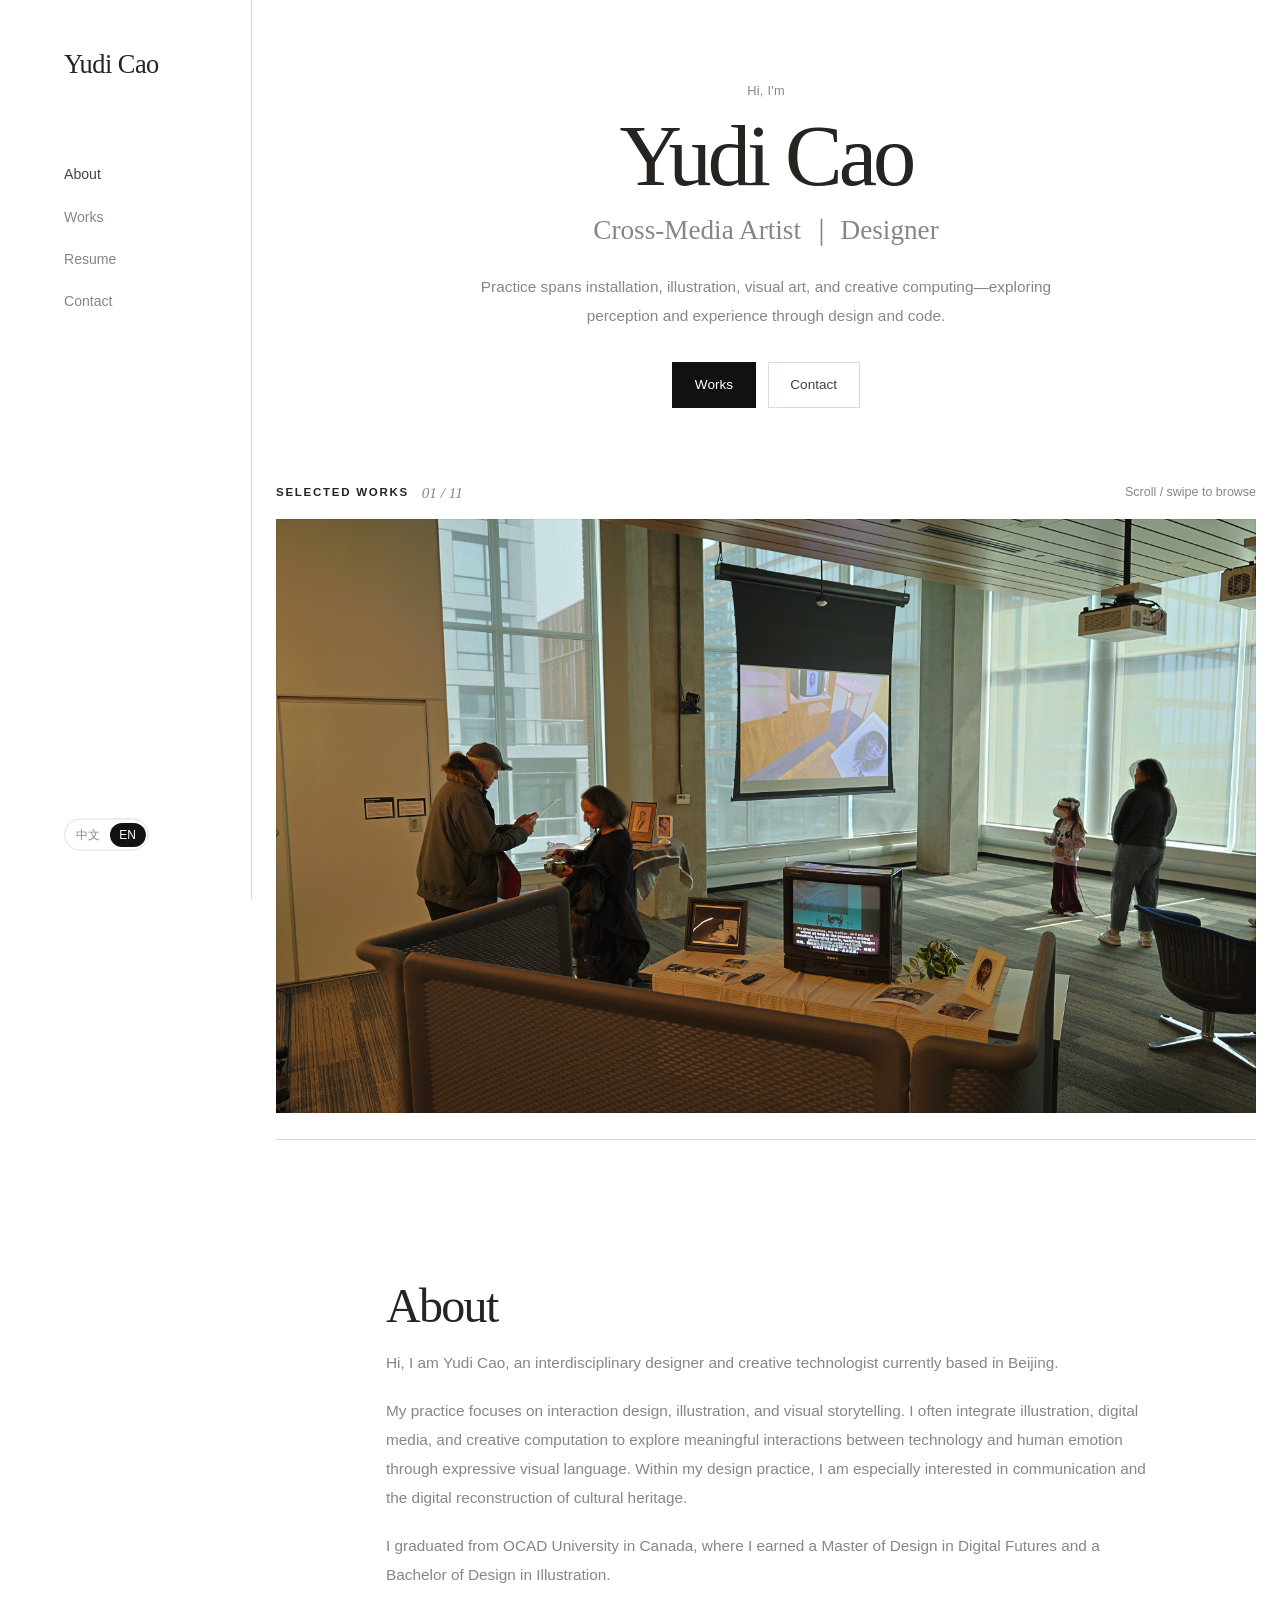
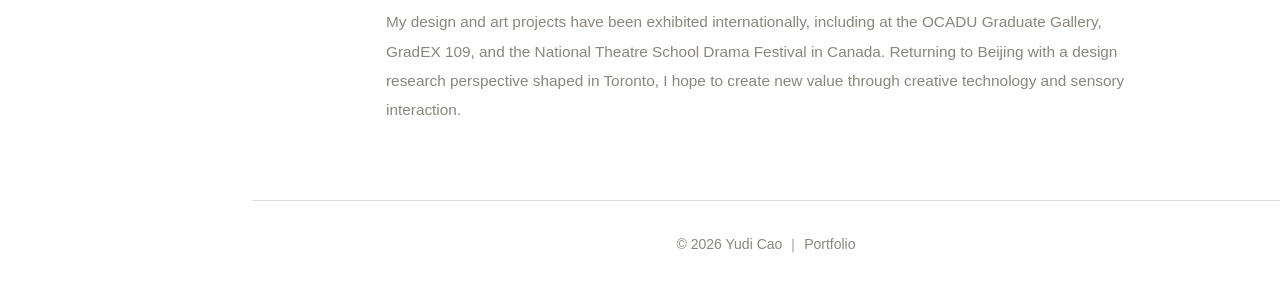
<file: index.html>
<!DOCTYPE html>
<html lang="zh-CN">
  <head>
    <meta charset="UTF-8" />
    <meta name="viewport" content="width=device-width, initial-scale=1.0" />
    <meta
      name="description"
      content="曹雨荻 — 跨媒体艺术家与设计师，目前在北京发展。作品涵盖装置艺术、互动媒体、插画、视觉设计与数字叙事。"
    />
    <title>关于 ｜ 曹雨荻</title>
    <link rel="stylesheet" href="css/style.css" />
  </head>
  <body class="about-page" data-page-title-key="meta_title_about" data-page-desc-key="meta_desc_about">
    <a class="skip-link" href="#main" data-i18n="skip_link">跳到主要内容</a>

    <header class="site-header">
      <div class="container header-inner">
        <a class="logo" href="index.html" data-i18n="logo">曹雨荻</a>
        <nav id="site-nav" class="site-nav" aria-label="主导航">
          <ul class="nav-list">
            <li><a href="index.html" data-i18n="nav_about" aria-current="page">关于</a></li>
            <li><a href="portfolio.html" data-i18n="nav_work">作品集</a></li>
            <li><a href="resume.html" data-i18n="nav_resume">简历</a></li>
            <li><a href="contact.html" data-i18n="nav_contact">联系</a></li>
          </ul>
        </nav>
        <div class="header-end">
          <div
            class="lang-switch"
            id="lang-switch-group"
            role="group"
            aria-label="语言"
          >
            <button type="button" class="lang-btn is-active" data-lang="zh" aria-pressed="true">
              中文
            </button>
            <button type="button" class="lang-btn" data-lang="en" aria-pressed="false">
              EN
            </button>
          </div>
          <button
            type="button"
            class="nav-toggle"
            aria-expanded="false"
            aria-controls="site-nav"
            aria-label="打开菜单"
          >
            <span class="nav-toggle-bar" aria-hidden="true"></span>
          </button>
        </div>
      </div>
    </header>

    <main id="main">
      <section class="hero">
        <div class="container hero-inner">
          <p class="hero-kicker" data-i18n="hero_kicker">你好，我是</p>
          <h1 class="hero-title">
            <span class="hero-name" data-i18n="hero_name">曹雨荻</span>
            <span class="hero-role" data-i18n="hero_role">跨媒体艺术家 ｜ 设计师</span>
          </h1>
          <p class="hero-lead" data-i18n="hero_lead">
            创作横跨装置、插画、视觉艺术与创意计算等；以设计与技术为语言，探索感知与体验。
          </p>
          <div class="hero-actions">
            <a class="btn btn-primary" href="portfolio.html" data-i18n="hero_cta_work">作品集</a>
            <a class="btn btn-ghost" href="contact.html" data-i18n="hero_cta_contact">联系我</a>
          </div>
          <figure
            id="hero-project-carousel"
            class="hero-feature hero-carousel"
            tabindex="0"
            aria-label="Selected Works"
          >
            <div class="hero-carousel-meta">
              <span class="hero-carousel-label" data-i18n="hero_selected_works">Selected Works</span>
              <span id="hero-project-counter" class="hero-carousel-counter" aria-hidden="true"></span>
              <span class="hero-carousel-hint" data-i18n="hero_scroll_hint">滚轮 / 滑动切换</span>
            </div>
            <a
              id="hero-project-link"
              class="hero-feature-link"
              href="portfolio.html"
              aria-label="查看作品项目"
            >
              <img
                id="hero-project-image"
                src="assets/work/revisitation-cover.jpg"
                alt=""
                width="1200"
                height="800"
                decoding="async"
              />
            </a>
          </figure>
        </div>
        <div class="hero-bg" aria-hidden="true"></div>
      </section>

      <section id="about" class="section">
        <div class="container narrow about-body">
          <h2 class="section-title" data-i18n="about_title">关于我</h2>
          <p data-i18n="about_p1">
            你好，我是曹雨荻。我是一名跨学科设计师与创意技术工作者，现常驻北京。
          </p>
          <p data-i18n="about_p2">
            我专注于交互设计、插画与视觉叙事。我的作品习惯将插画艺术、数字媒体与创意计算相融合，通过富有感染力的视觉语言，探索技术与人类情感之间的有意义互动。在设计实践中，我对“沟通”与“文化遗产的数字化重构”这两个主题尤为关注。
          </p>
          <p data-i18n="about_p3">
            我毕业于加拿大 OCAD University（安大略艺术设计学院），拥有数字未来（Digital Futures）设计硕士学位以及插画专业设计学士学位。
          </p>
          <p data-i18n="about_p4">
            我的设计与艺术作品曾多次在海内外展出，包括 OCADU 研究生画廊、GradEX 109 以及加拿大国家戏剧学校戏剧节等。我带着在多伦多沉淀的设计研究视野回到北京，期待在这里用创意技术和感官互动创造新的价值。
          </p>
        </div>
      </section>

    </main>

    <footer class="site-footer">
      <div class="container footer-inner">
        <p>
          © <span id="year"></span>
          <span data-i18n="footer_name">曹雨荻</span>
          ｜
          <span data-i18n="footer_suffix">个人作品集</span>
        </p>
      </div>
    </footer>

    <script src="js/i18n.js"></script>
    <script src="js/works-data.js"></script>
    <script src="js/hero-carousel.js"></script>
    <script src="js/main.js"></script>
  </body>
</html>
</file>
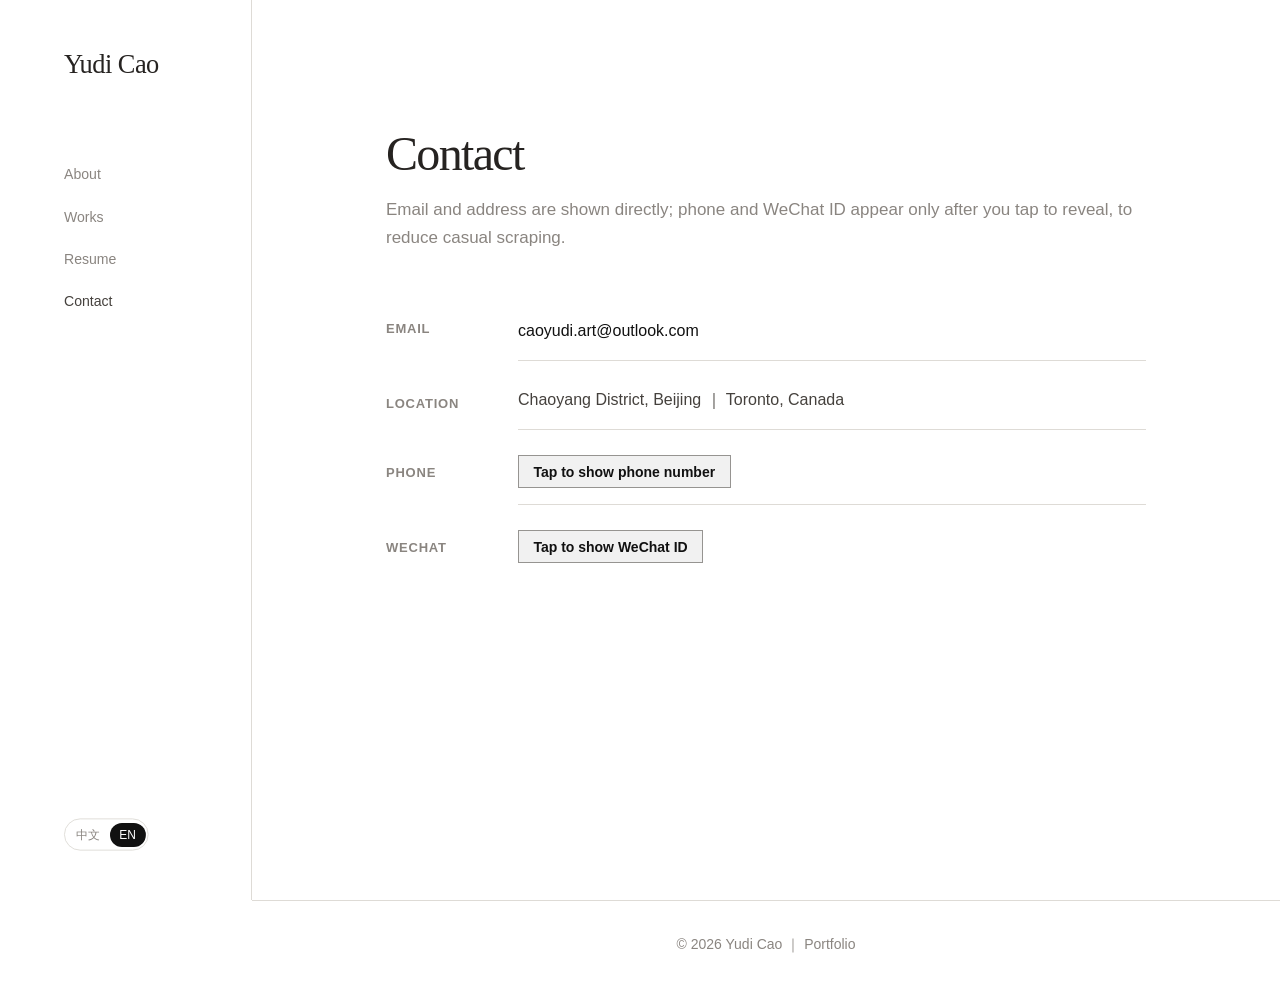
<file: contact.html>
<!DOCTYPE html>
<html lang="zh-CN">
  <head>
    <meta charset="UTF-8" />
    <meta name="viewport" content="width=device-width, initial-scale=1.0" />
    <meta
      name="description"
      content="联系曹雨荻：邮箱、所在地、电话与微信。"
    />
    <title>联系 ｜ 曹雨荻</title>
    <link rel="stylesheet" href="css/style.css" />
  </head>
  <body class="contact-page" data-page-title-key="meta_title_contact" data-page-desc-key="meta_desc_contact">
    <a class="skip-link" href="#contact-main" data-i18n="skip_link">跳到主要内容</a>

    <header class="site-header">
      <div class="container header-inner">
        <a class="logo" href="index.html" data-i18n="logo">曹雨荻</a>
        <nav id="site-nav" class="site-nav" aria-label="主导航">
          <ul class="nav-list">
            <li><a href="index.html" data-i18n="nav_about">关于</a></li>
            <li><a href="portfolio.html" data-i18n="nav_work">作品集</a></li>
            <li><a href="resume.html" data-i18n="nav_resume">简历</a></li>
            <li><a href="contact.html" data-i18n="nav_contact" aria-current="page">联系</a></li>
          </ul>
        </nav>
        <div class="header-end">
          <div
            class="lang-switch"
            id="lang-switch-group"
            role="group"
            aria-label="语言"
          >
            <button type="button" class="lang-btn is-active" data-lang="zh" aria-pressed="true">
              中文
            </button>
            <button type="button" class="lang-btn" data-lang="en" aria-pressed="false">
              EN
            </button>
          </div>
          <button
            type="button"
            class="nav-toggle"
            aria-expanded="false"
            aria-controls="site-nav"
            aria-label="打开菜单"
          >
            <span class="nav-toggle-bar" aria-hidden="true"></span>
          </button>
        </div>
      </div>
    </header>

    <main id="contact-main" class="contact-main">
      <section class="section contact-section">
        <div class="container narrow">
          <h1 class="section-title" data-i18n="contact_title">联系</h1>
          <p class="section-lead" data-i18n="contact_lead">
            邮件与地址可直接查看；电话与微信号需主动点击显示，以减少无关采集。
          </p>
          <dl class="contact-details">
            <dt data-i18n="contact_email_label">邮箱</dt>
            <dd>
              <a href="mailto:caoyudi.art@outlook.com">caoyudi.art@outlook.com</a>
            </dd>
            <dt data-i18n="contact_addr_label">地址</dt>
            <dd data-i18n="contact_address">北京（朝阳区）｜ 加拿大多伦多</dd>
            <dt data-i18n="contact_phone_label">电话</dt>
            <dd class="contact-reveal-dd">
              <button type="button" class="btn-reveal" id="btn-reveal-phone" data-i18n="contact_reveal_phone">
                点击显示电话号码
              </button>
              <div id="phone-reveal-output" class="contact-reveal-output" hidden></div>
            </dd>
            <dt data-i18n="contact_wechat_label">微信</dt>
            <dd class="contact-reveal-dd">
              <button type="button" class="btn-reveal" id="btn-reveal-wechat" data-i18n="contact_reveal_wechat">
                点击显示微信号
              </button>
              <div id="wechat-reveal-output" class="wechat-reveal-box" hidden>
                <button
                  type="button"
                  class="btn-copy-id"
                  id="btn-copy-wechat"
                  aria-describedby="wechat-copy-hint"
                >
                  <span id="wechat-id-display" class="wechat-id-display"></span>
                </button>
                <p id="wechat-copy-hint" class="wechat-hint" data-i18n="contact_wechat_copy_hint">
                  点击上方复制微信号
                </p>
              </div>
            </dd>
          </dl>
        </div>
      </section>
    </main>

    <footer class="site-footer">
      <div class="container footer-inner">
        <p>
          © <span id="year"></span>
          <span data-i18n="footer_name">曹雨荻</span>
          ｜
          <span data-i18n="footer_suffix">个人作品集</span>
        </p>
      </div>
    </footer>

    <script src="js/i18n.js"></script>
    <script src="js/main.js"></script>
    <script src="js/contact-reveal.js"></script>
  </body>
</html>
</file>
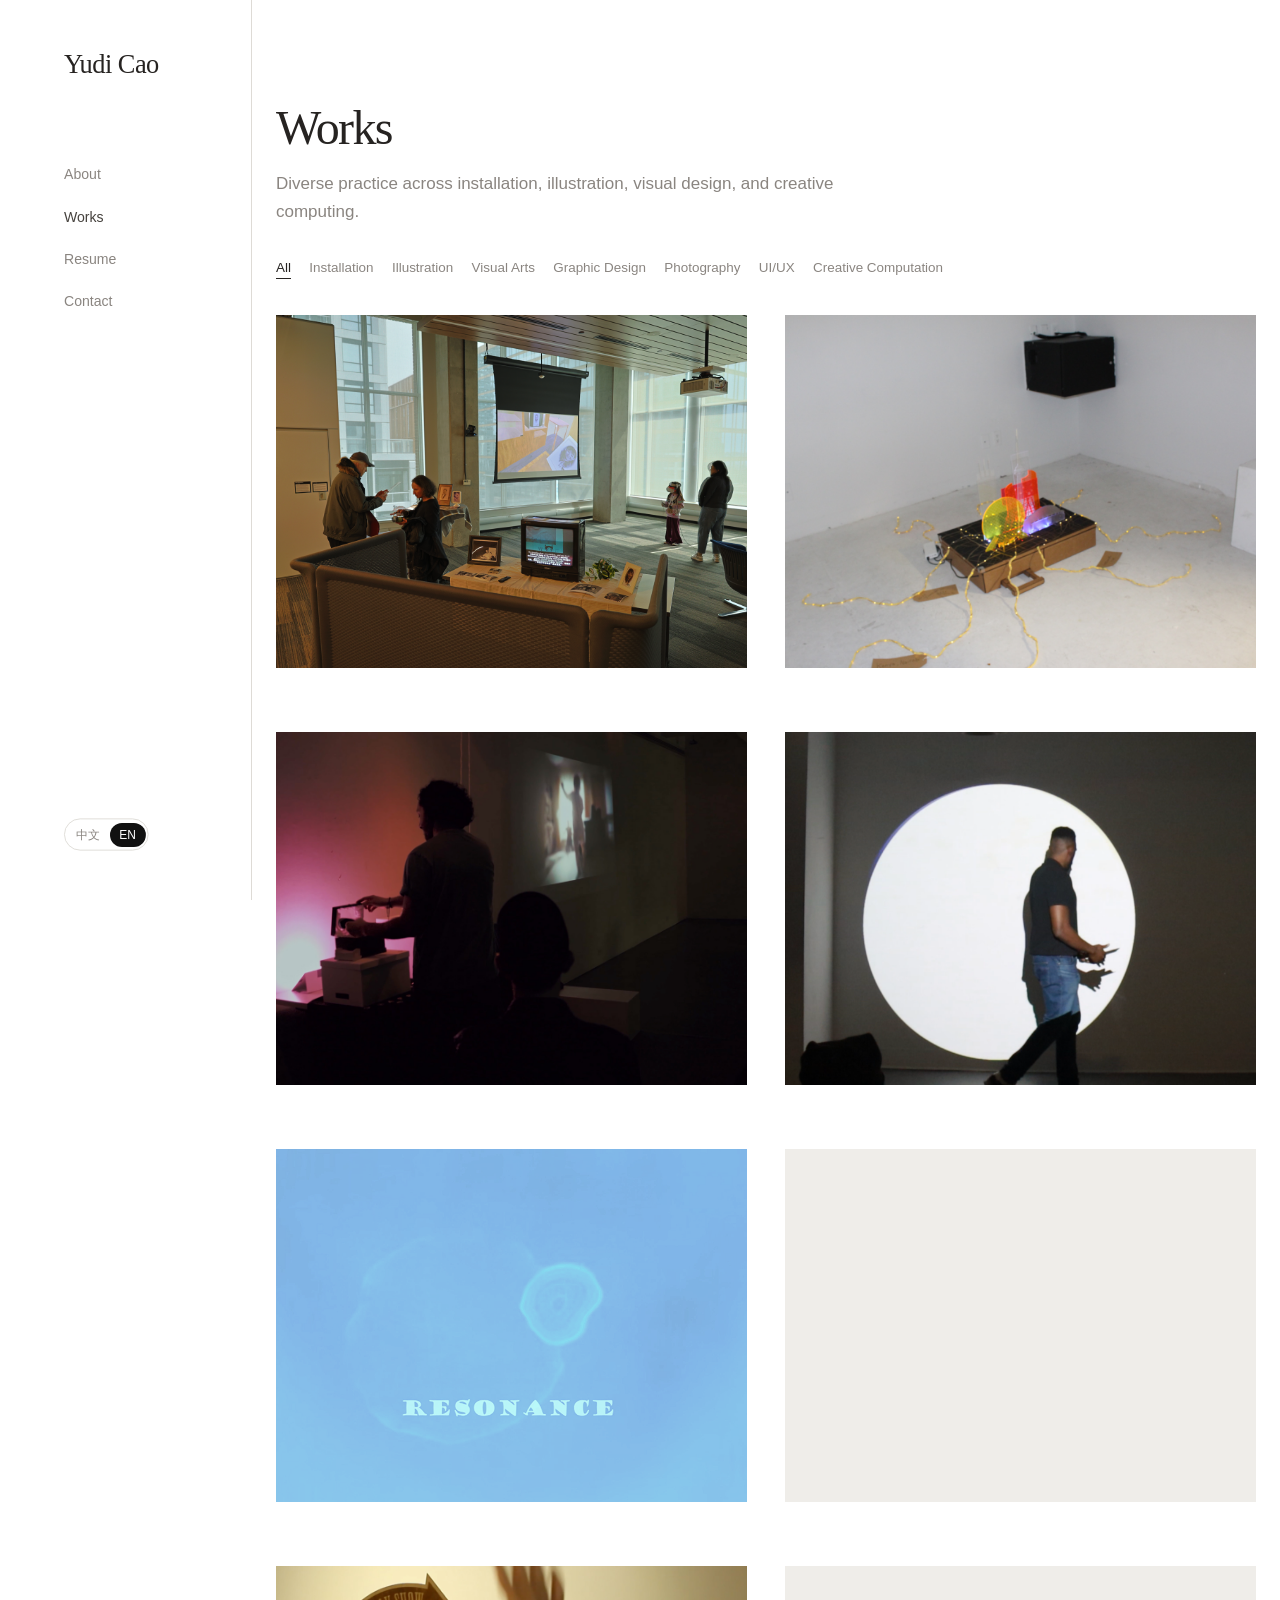
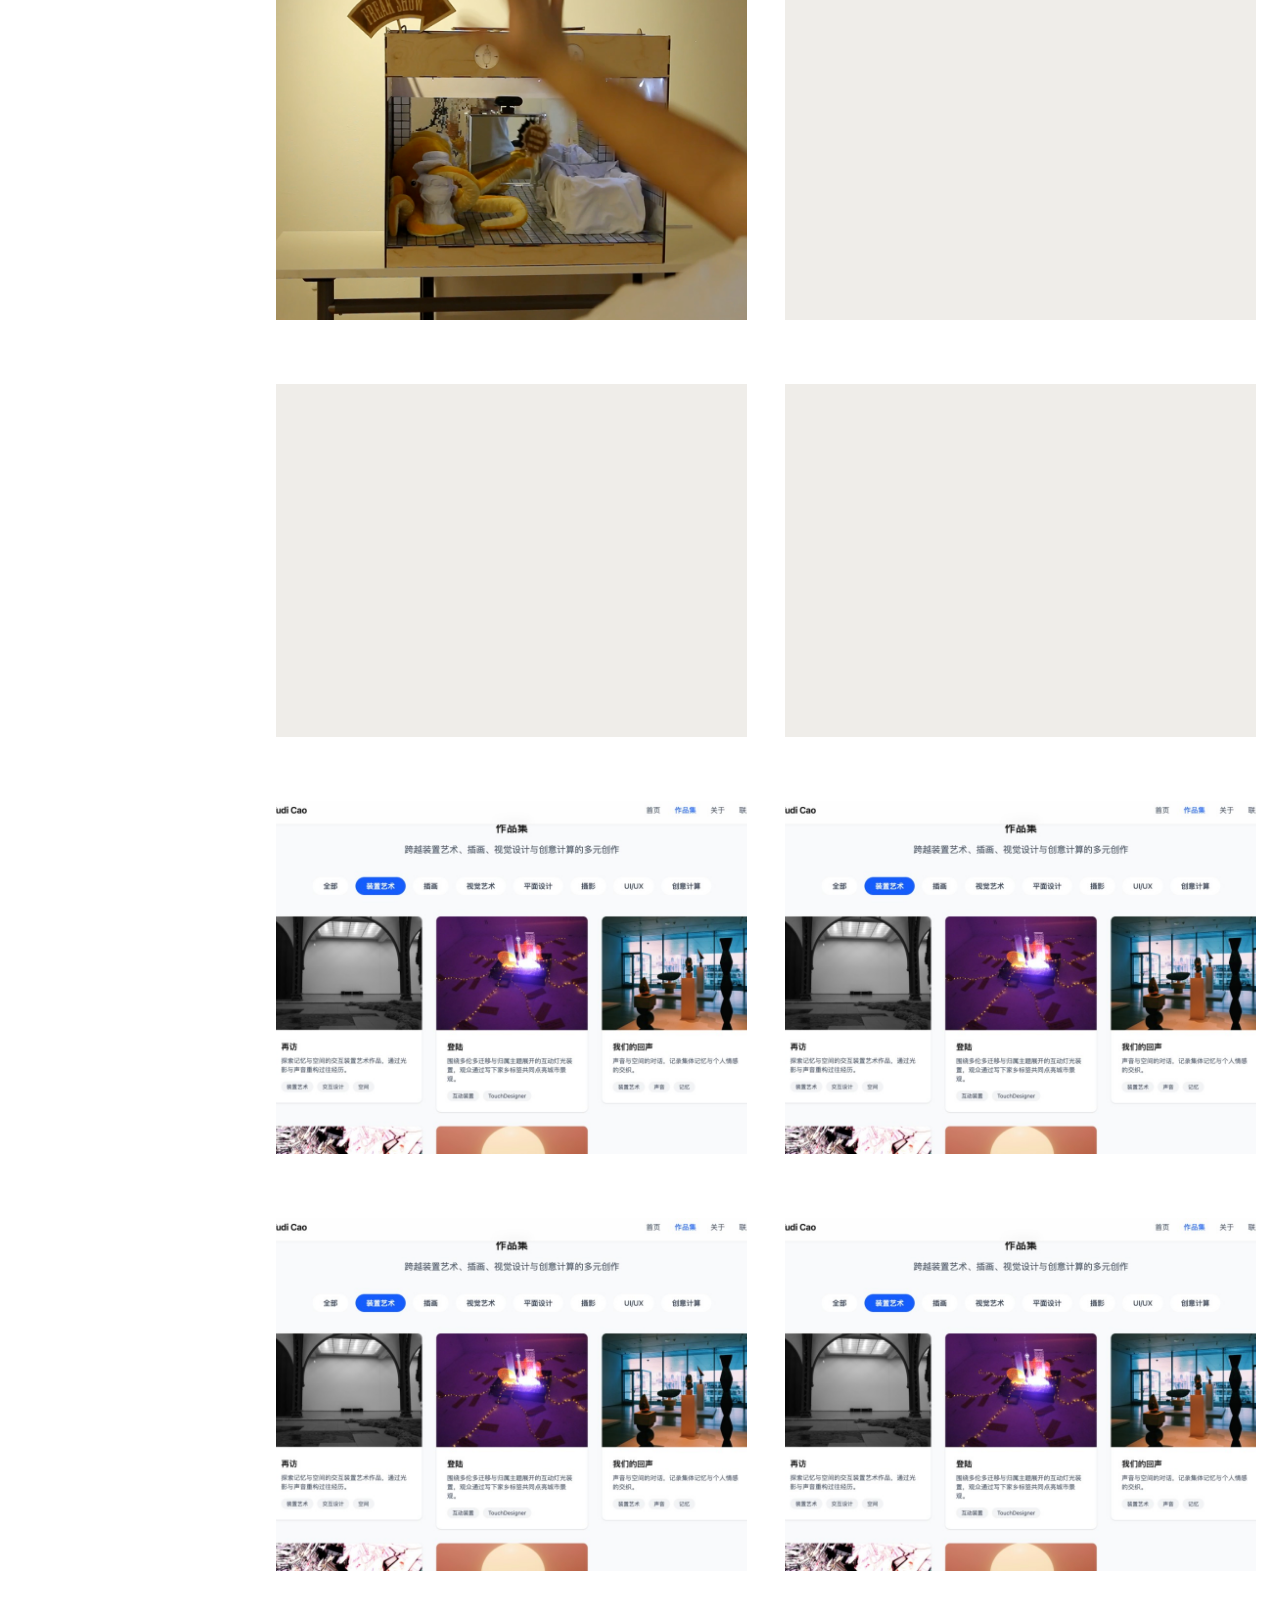
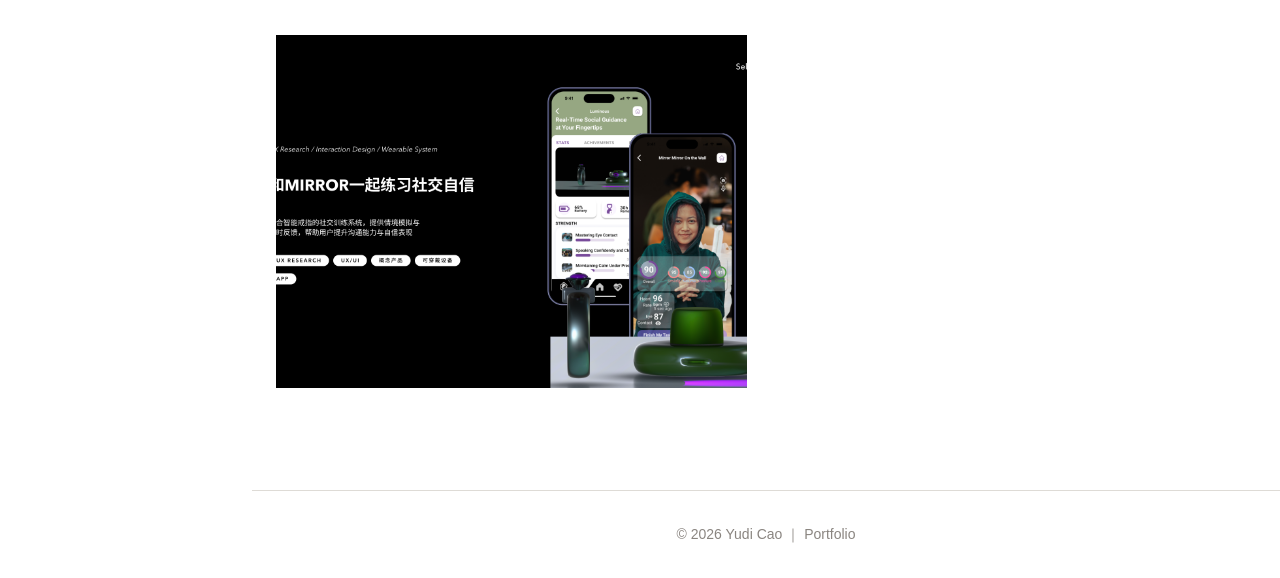
<file: portfolio.html>
<!DOCTYPE html>
<html lang="zh-CN">
  <head>
    <meta charset="UTF-8" />
    <meta name="viewport" content="width=device-width, initial-scale=1.0" />
    <meta
      name="description"
      content="曹雨荻作品集：装置艺术、互动媒体、插画、视觉设计与创意计算项目。"
    />
    <title>作品集 ｜ 曹雨荻</title>
    <link rel="stylesheet" href="css/style.css" />
  </head>
  <body class="portfolio-page" data-page-title-key="meta_title_work" data-page-desc-key="meta_desc_work">
    <a class="skip-link" href="#portfolio-main" data-i18n="skip_link">跳到主要内容</a>

    <header class="site-header">
      <div class="container header-inner">
        <a class="logo" href="index.html" data-i18n="logo">曹雨荻</a>
        <nav id="site-nav" class="site-nav" aria-label="主导航">
          <ul class="nav-list">
            <li><a href="index.html" data-i18n="nav_about">关于</a></li>
            <li><a href="portfolio.html" data-i18n="nav_work" aria-current="page">作品集</a></li>
            <li><a href="resume.html" data-i18n="nav_resume">简历</a></li>
            <li><a href="contact.html" data-i18n="nav_contact">联系</a></li>
          </ul>
        </nav>
        <div class="header-end">
          <div
            class="lang-switch"
            id="lang-switch-group"
            role="group"
            aria-label="语言"
          >
            <button type="button" class="lang-btn is-active" data-lang="zh" aria-pressed="true">
              中文
            </button>
            <button type="button" class="lang-btn" data-lang="en" aria-pressed="false">
              EN
            </button>
          </div>
          <button
            type="button"
            class="nav-toggle"
            aria-expanded="false"
            aria-controls="site-nav"
            aria-label="打开菜单"
          >
            <span class="nav-toggle-bar" aria-hidden="true"></span>
          </button>
        </div>
      </div>
    </header>

    <main id="portfolio-main" class="portfolio-main">
      <section id="work" class="section section-work-light work-gallery-section">
        <div id="work-gallery-root" class="container work-gallery-inner">
          <h1 class="section-title work-gallery-title" data-i18n="work_title">作品集</h1>
          <p class="section-lead section-lead-center work-gallery-lead" data-i18n="work_lead">
            跨越装置艺术、插画、视觉设计与创意计算的多元创作。
          </p>
          <div id="work-filter-bar" class="work-filter-bar" role="toolbar" aria-label="作品分类"></div>
          <div id="work-card-grid" class="work-card-grid"></div>
        </div>
      </section>
    </main>

    <footer class="site-footer">
      <div class="container footer-inner">
        <p>
          © <span id="year"></span>
          <span data-i18n="footer_name">曹雨荻</span>
          ｜
          <span data-i18n="footer_suffix">个人作品集</span>
        </p>
      </div>
    </footer>

    <script src="js/i18n.js"></script>
    <script src="js/works-data.js"></script>
    <script src="js/work-gallery.js"></script>
    <script src="js/main.js"></script>
  </body>
</html>
</file>
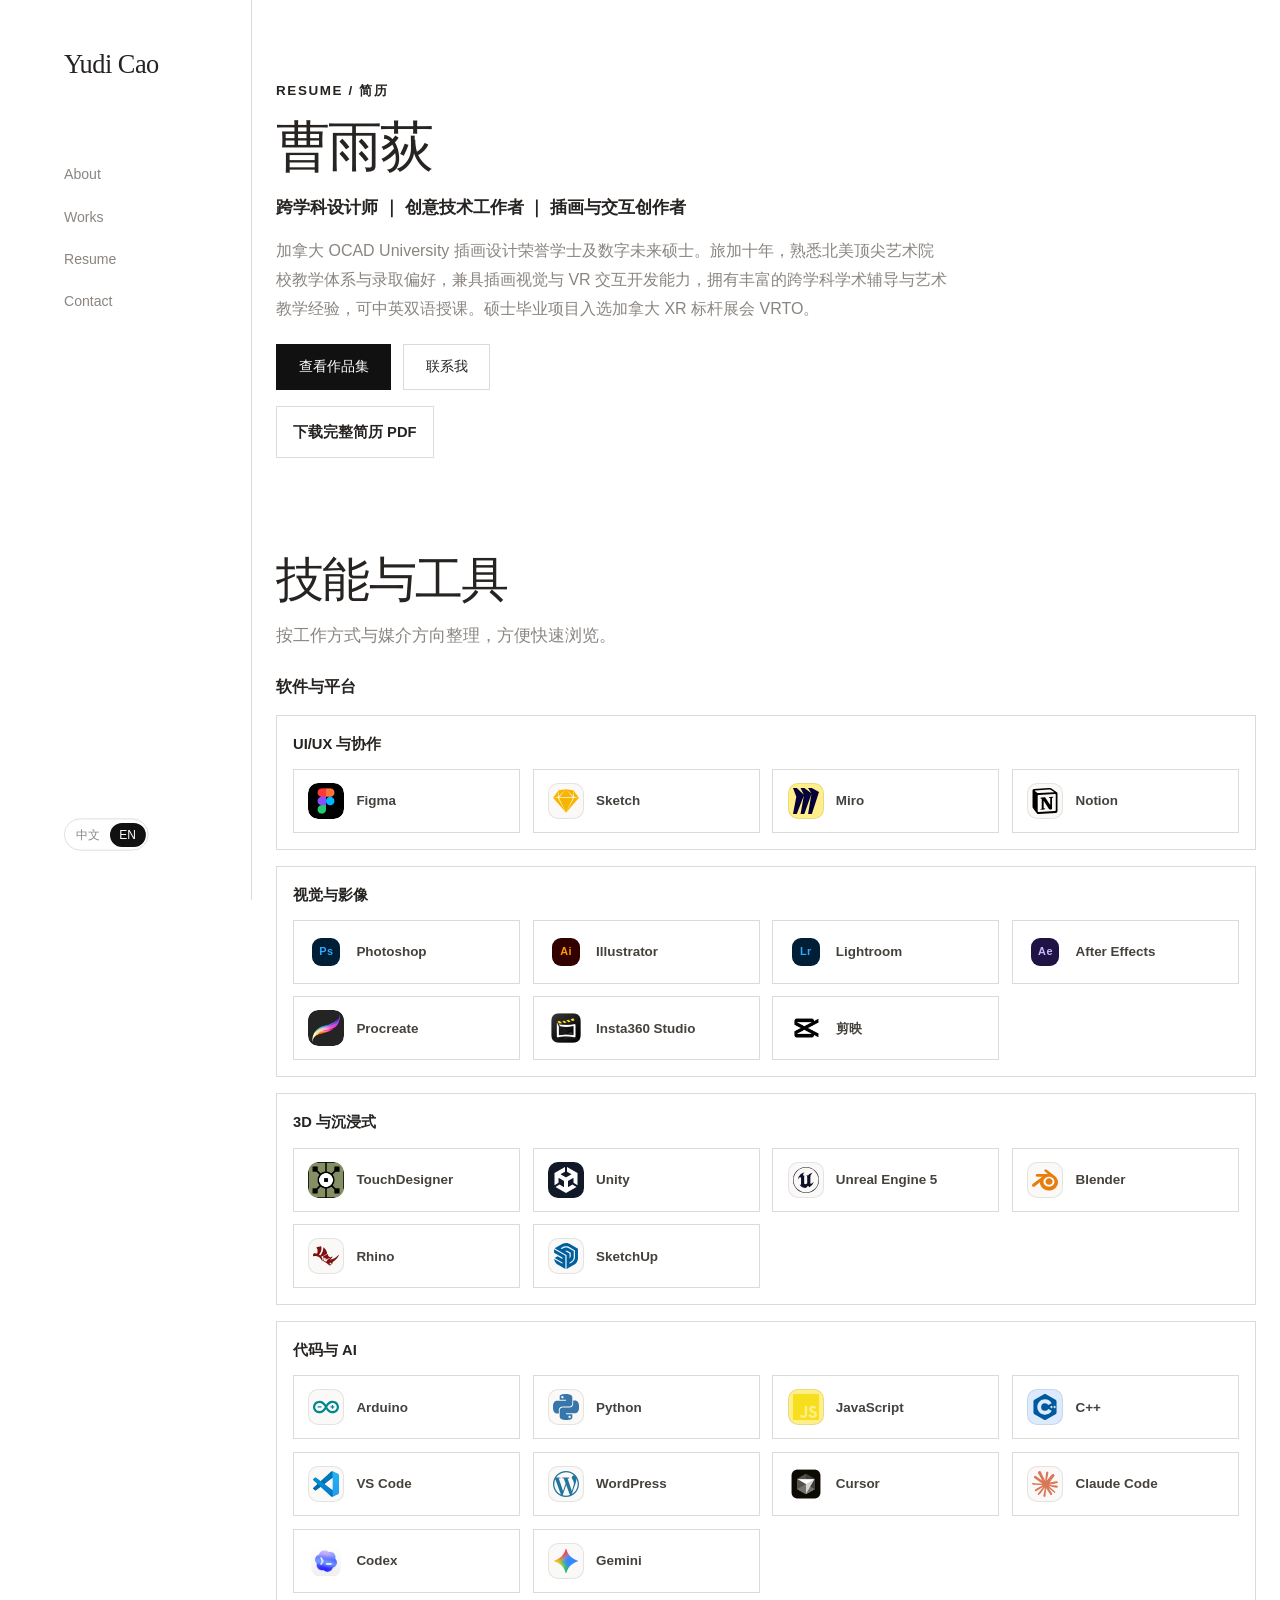
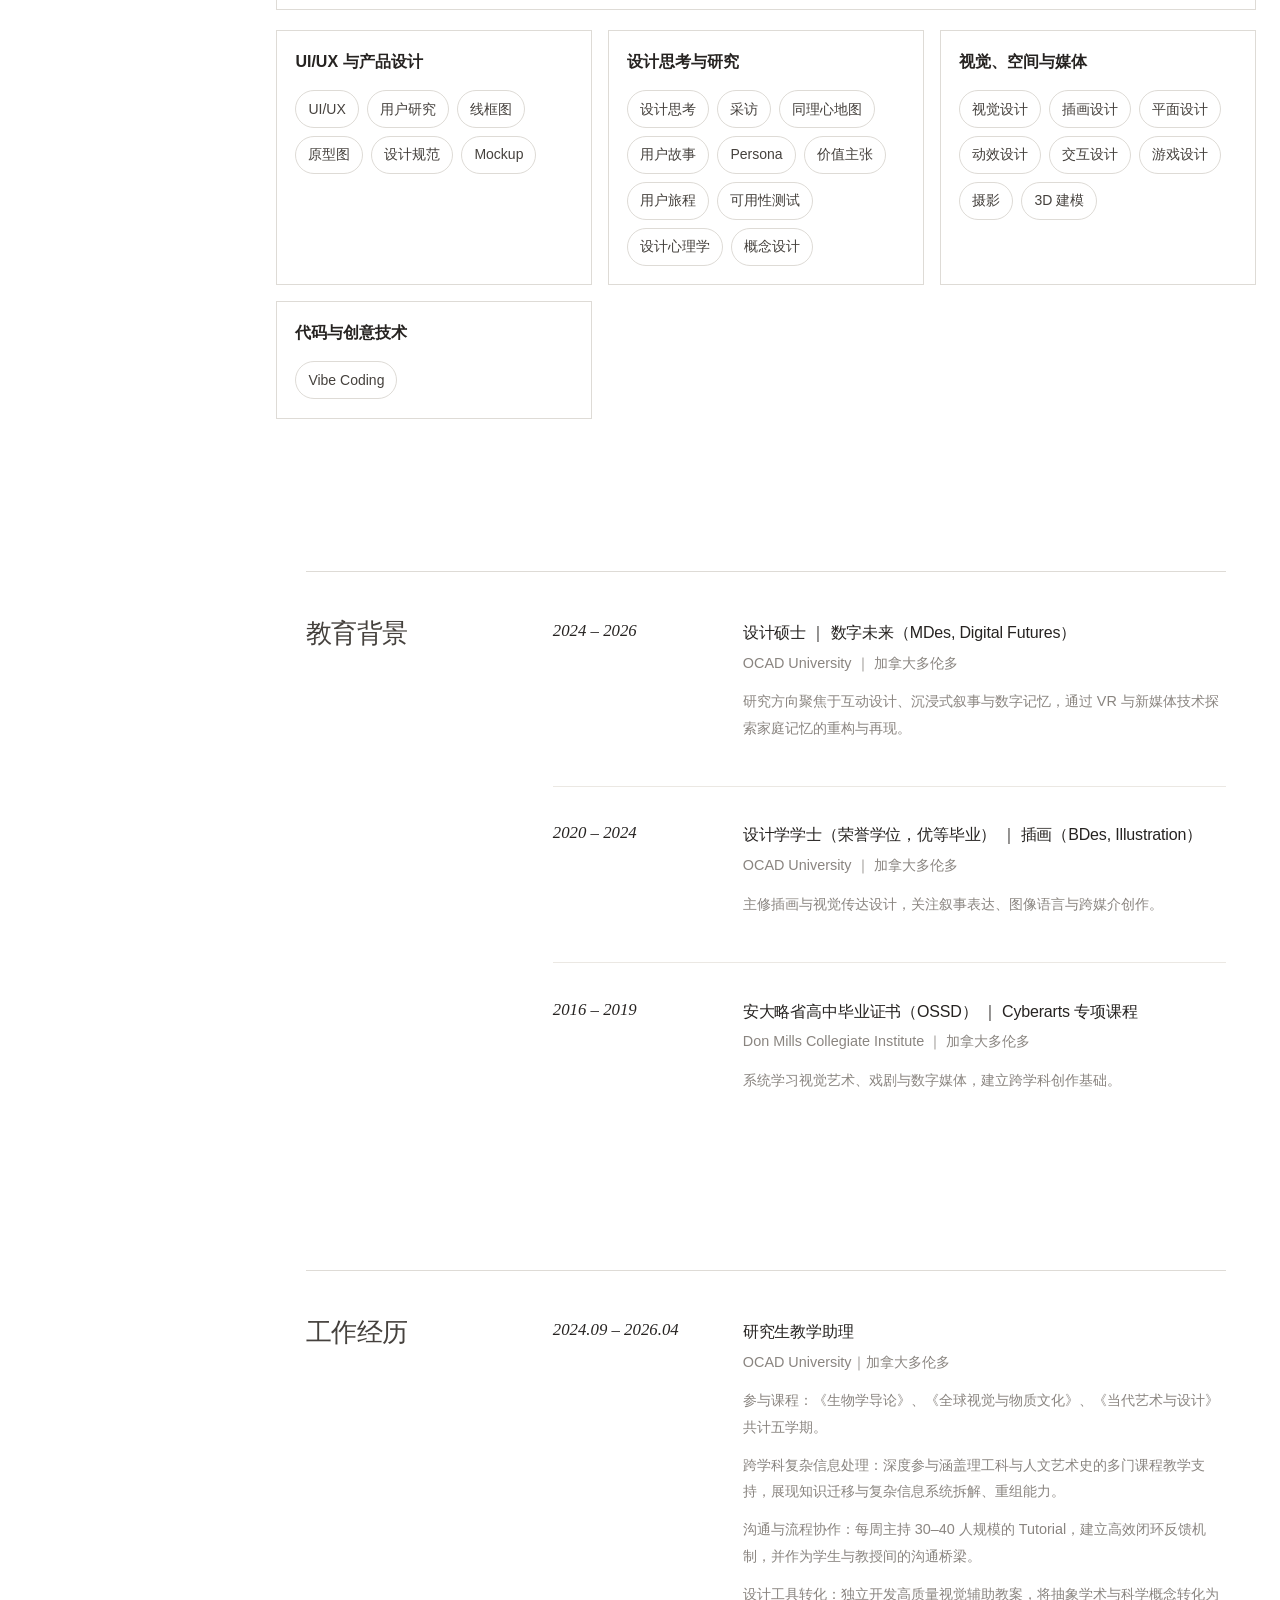
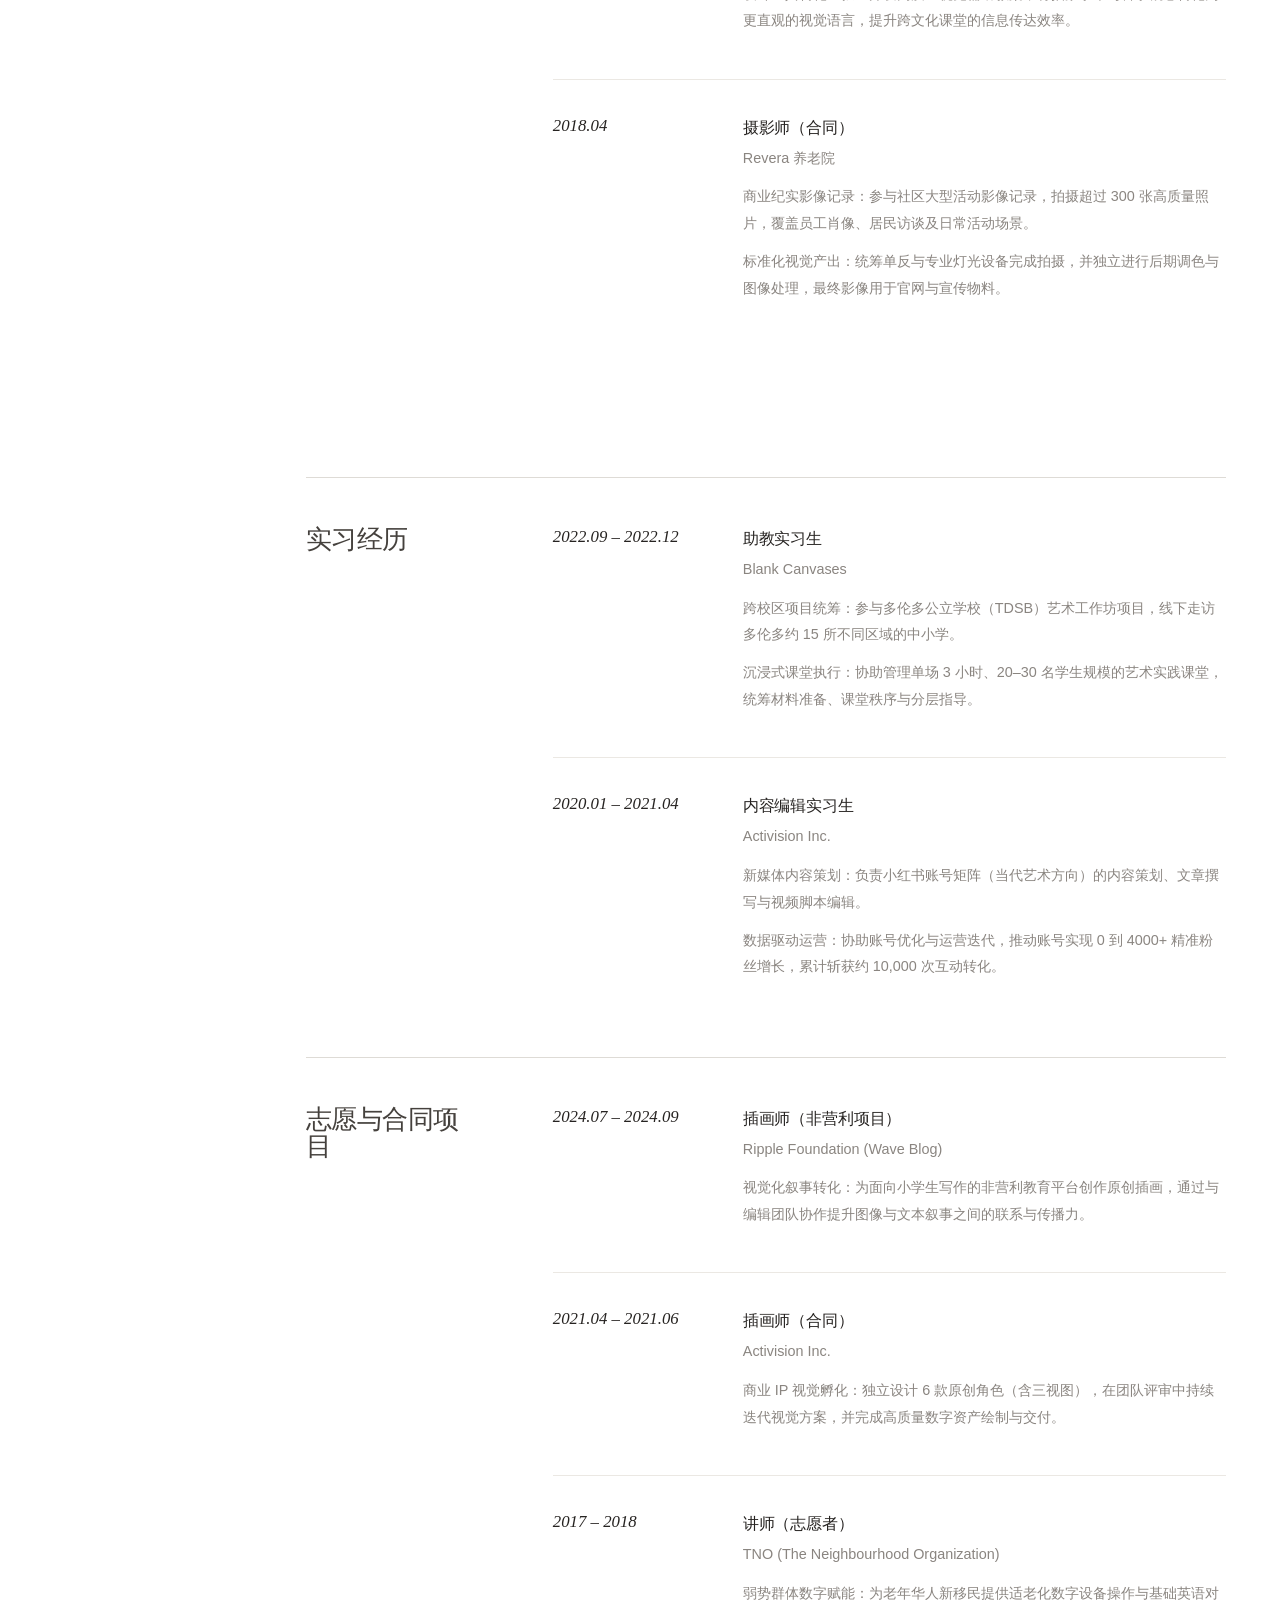
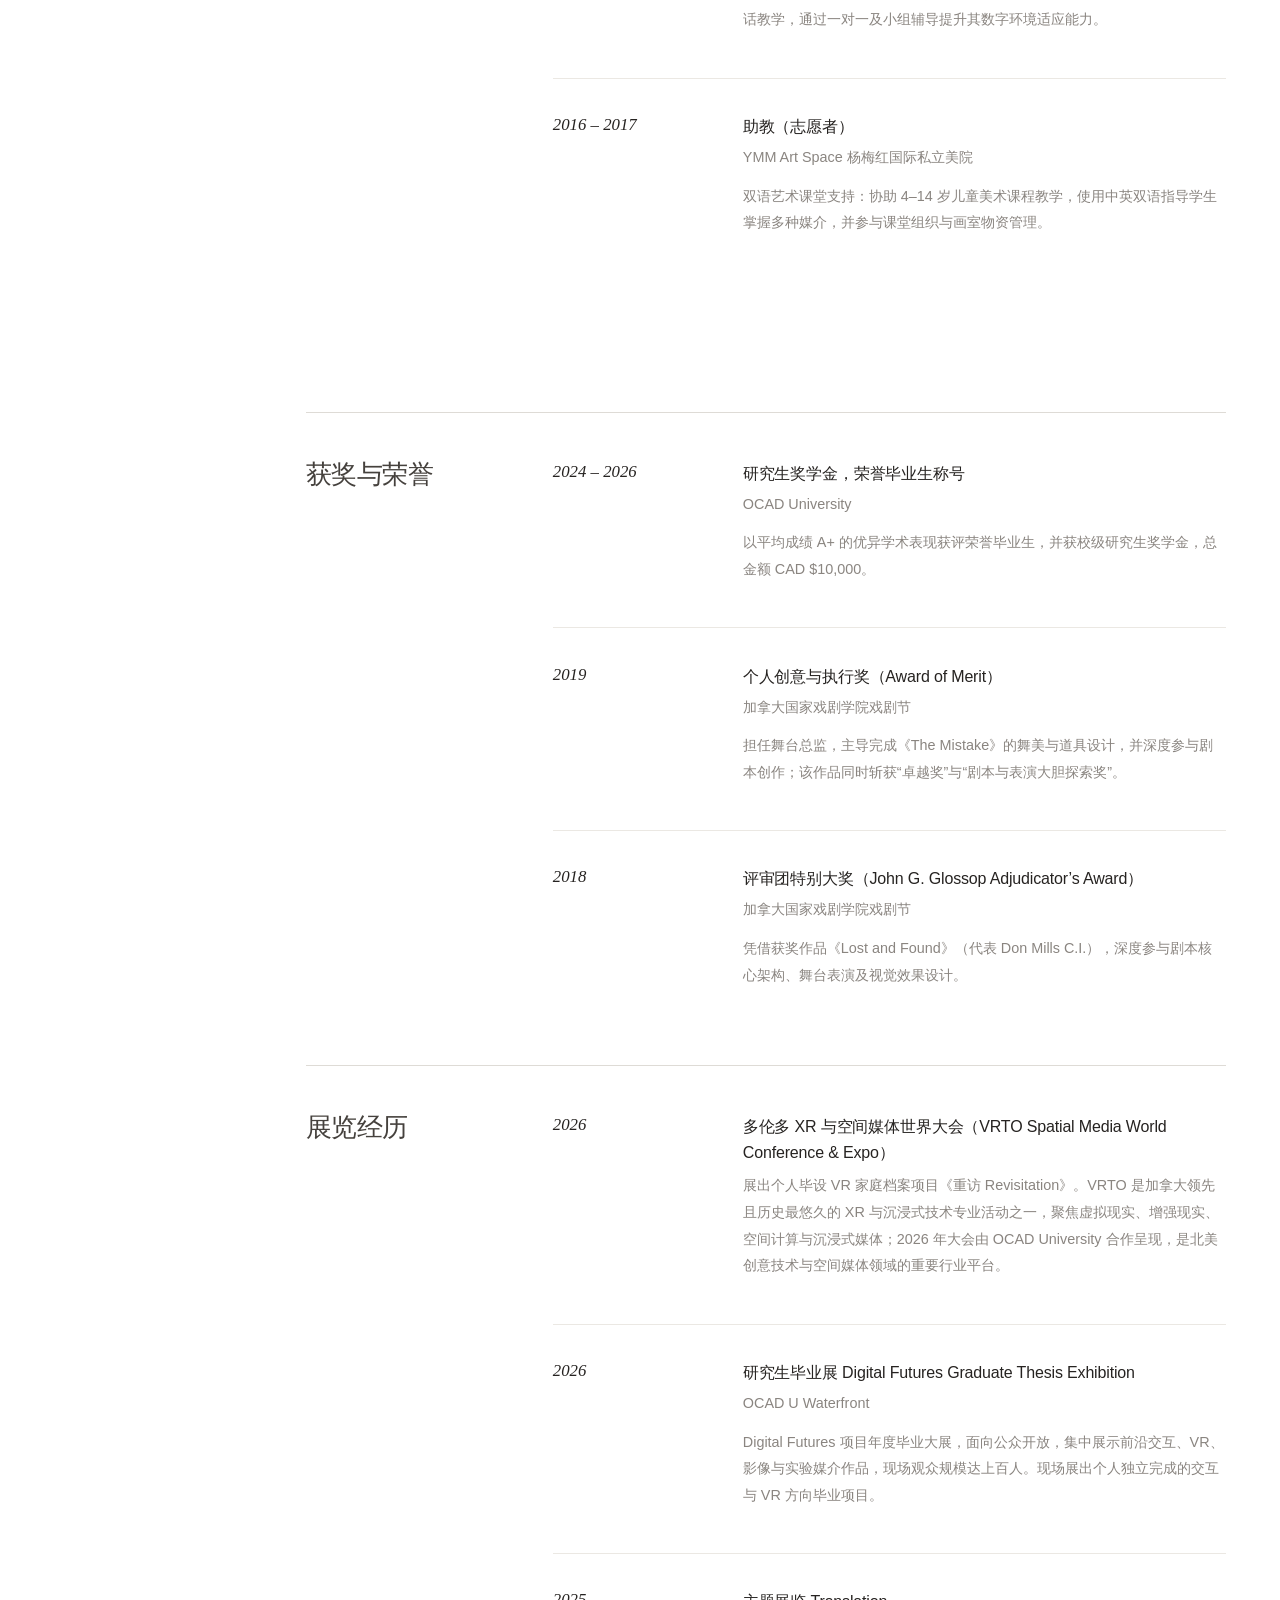
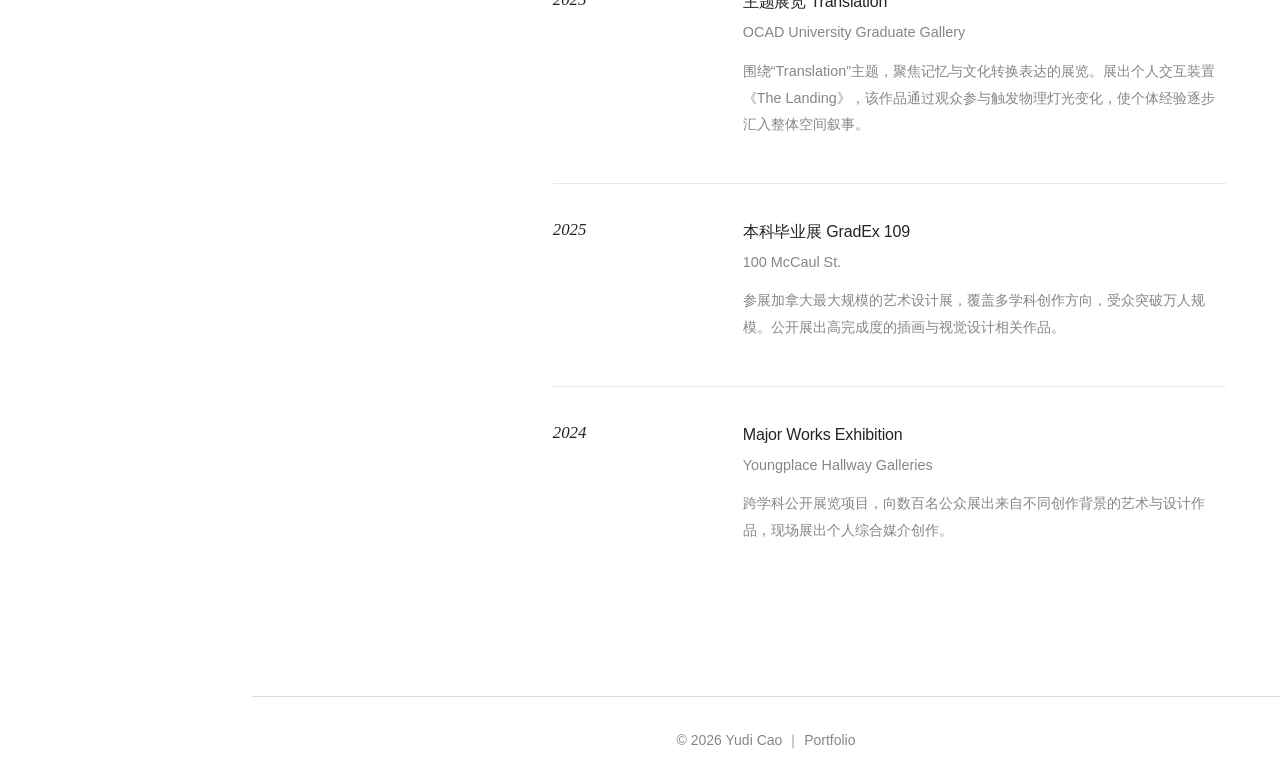
<file: resume.html>
<!DOCTYPE html>
<html lang="zh-CN">
  <head>
    <meta charset="UTF-8" />
    <meta name="viewport" content="width=device-width, initial-scale=1.0" />
    <meta
      name="description"
      content="曹雨荻简历：教育背景、工作经历、技能工具、奖项与展览经历。"
    />
    <title>简历 ｜ 曹雨荻</title>
    <link rel="stylesheet" href="css/style.css" />
  </head>
  <body class="resume-page" data-page-title-key="meta_title_resume" data-page-desc-key="meta_desc_resume">
    <a class="skip-link" href="#resume-main" data-i18n="skip_link">跳到主要内容</a>

    <header class="site-header">
      <div class="container header-inner">
        <a class="logo" href="index.html" data-i18n="logo">曹雨荻</a>
        <nav id="site-nav" class="site-nav" aria-label="主导航">
          <ul class="nav-list">
            <li><a href="index.html" data-i18n="nav_about">关于</a></li>
            <li><a href="portfolio.html" data-i18n="nav_work">作品集</a></li>
            <li><a href="resume.html" data-i18n="nav_resume" aria-current="page">简历</a></li>
            <li><a href="contact.html" data-i18n="nav_contact">联系</a></li>
          </ul>
        </nav>
        <div class="header-end">
          <div
            class="lang-switch"
            id="lang-switch-group"
            role="group"
            aria-label="语言"
          >
            <button type="button" class="lang-btn is-active" data-lang="zh" aria-pressed="true">
              中文
            </button>
            <button type="button" class="lang-btn" data-lang="en" aria-pressed="false">
              EN
            </button>
          </div>
          <button
            type="button"
            class="nav-toggle"
            aria-expanded="false"
            aria-controls="site-nav"
            aria-label="打开菜单"
          >
            <span class="nav-toggle-bar" aria-hidden="true"></span>
          </button>
        </div>
      </div>
    </header>

    <main id="resume-main" class="resume-main">
      <section class="resume-hero">
        <div class="container resume-hero-inner">
          <p class="resume-kicker">Resume / 简历</p>
          <h1 class="resume-title">曹雨荻</h1>
          <p class="resume-subtitle">跨学科设计师 ｜ 创意技术工作者 ｜ 插画与交互创作者</p>
          <p class="resume-lead">
            加拿大 OCAD University 插画设计荣誉学士及数字未来硕士。旅加十年，熟悉北美顶尖艺术院校教学体系与录取偏好，兼具插画视觉与 VR 交互开发能力，拥有丰富的跨学科学术辅导与艺术教学经验，可中英双语授课。硕士毕业项目入选加拿大 XR 标杆展会 VRTO。
          </p>
          <div class="resume-actions">
            <a class="btn btn-primary" href="portfolio.html">查看作品集</a>
            <a class="btn btn-ghost" href="contact.html">联系我</a>
          </div>
          <div class="resume-downloads">
            <a class="resume-download-link" href="assets/resume/resume.pdf" download>
              下载完整简历 PDF
            </a>
          </div>
        </div>
      </section>

      <section class="resume-section">
        <div class="container">
          <div class="resume-section-head">
            <h2 class="section-title">技能与工具</h2>
            <p class="section-lead">按工作方式与媒介方向整理，方便快速浏览。</p>
          </div>
          <div class="resume-software-block">
            <h3 class="resume-block-title">软件与平台</h3>
            <div class="resume-tool-categories">
              <article class="resume-tool-category">
                <h4 class="resume-tool-category-title">UI/UX 与协作</h4>
                <div class="resume-tool-grid">
                  <div class="resume-tool-item">
                    <span class="resume-tool-icon icon-shell-app"><img class="resume-tool-logo" src="assets/resume/icons/originals/figma-black.png" alt="Figma logo"></span>
                    <span class="resume-tool-label">Figma</span>
                  </div>
                  <div class="resume-tool-item">
                    <span class="resume-tool-icon"><img class="resume-tool-logo" src="assets/resume/icons/sketch.svg" alt="Sketch logo"></span>
                    <span class="resume-tool-label">Sketch</span>
                  </div>
                  <div class="resume-tool-item">
                    <span class="resume-tool-icon icon-shell-yellow"><img class="resume-tool-logo" src="assets/resume/icons/miro.svg" alt="Miro logo"></span>
                    <span class="resume-tool-label">Miro</span>
                  </div>
                  <div class="resume-tool-item">
                    <span class="resume-tool-icon"><img class="resume-tool-logo" src="assets/resume/icons/notion.svg" alt="Notion logo"></span>
                    <span class="resume-tool-label">Notion</span>
                  </div>
                </div>
              </article>

              <article class="resume-tool-category">
                <h4 class="resume-tool-category-title">视觉与影像</h4>
                <div class="resume-tool-grid">
                  <div class="resume-tool-item"><span class="resume-tool-badge badge-photoshop">Ps</span><span class="resume-tool-label">Photoshop</span></div>
                  <div class="resume-tool-item"><span class="resume-tool-badge badge-illustrator">Ai</span><span class="resume-tool-label">Illustrator</span></div>
                  <div class="resume-tool-item"><span class="resume-tool-badge badge-lightroom">Lr</span><span class="resume-tool-label">Lightroom</span></div>
                  <div class="resume-tool-item"><span class="resume-tool-badge badge-aftereffects">Ae</span><span class="resume-tool-label">After Effects</span></div>
                  <div class="resume-tool-item">
                    <span class="resume-tool-icon icon-shell-app"><img class="resume-tool-logo" src="assets/resume/icons/originals/procreate.jpg" alt="Procreate logo"></span>
                    <span class="resume-tool-label">Procreate</span>
                  </div>
                  <div class="resume-tool-item">
                    <span class="resume-tool-icon icon-shell-app"><img class="resume-tool-logo" src="assets/resume/icons/originals/insta360.png" alt="Insta360 Studio logo"></span>
                    <span class="resume-tool-label">Insta360 <wbr>Studio</span>
                  </div>
                  <div class="resume-tool-item">
                    <span class="resume-tool-icon icon-shell-app"><img class="resume-tool-logo" src="assets/resume/icons/originals/capcut.jpg" alt="剪映 logo"></span>
                    <span class="resume-tool-label">剪映</span>
                  </div>
                </div>
              </article>

              <article class="resume-tool-category">
                <h4 class="resume-tool-category-title">3D 与沉浸式</h4>
                <div class="resume-tool-grid">
                  <div class="resume-tool-item">
                    <span class="resume-tool-icon icon-shell-app"><img class="resume-tool-logo" src="assets/resume/icons/originals/touchdesigner.png" alt="TouchDesigner logo"></span>
                    <span class="resume-tool-label">Touch<wbr>Designer</span>
                  </div>
                  <div class="resume-tool-item">
                    <span class="resume-tool-icon icon-shell-dark"><img class="resume-tool-logo" src="assets/resume/icons/unity.svg" alt="Unity logo"></span>
                    <span class="resume-tool-label">Unity</span>
                  </div>
                  <div class="resume-tool-item">
                    <span class="resume-tool-icon"><img class="resume-tool-logo" src="assets/resume/icons/unreal.svg" alt="Unreal Engine logo"></span>
                    <span class="resume-tool-label">Unreal Engine 5</span>
                  </div>
                  <div class="resume-tool-item">
                    <span class="resume-tool-icon"><img class="resume-tool-logo" src="assets/resume/icons/blender.svg" alt="Blender logo"></span>
                    <span class="resume-tool-label">Blender</span>
                  </div>
                  <div class="resume-tool-item">
                    <span class="resume-tool-icon"><img class="resume-tool-logo" src="assets/resume/icons/rhino.svg" alt="Rhino logo"></span>
                    <span class="resume-tool-label">Rhino</span>
                  </div>
                  <div class="resume-tool-item">
                    <span class="resume-tool-icon"><img class="resume-tool-logo" src="assets/resume/icons/sketchup.svg" alt="SketchUp logo"></span>
                    <span class="resume-tool-label">SketchUp</span>
                  </div>
                </div>
              </article>

              <article class="resume-tool-category">
                <h4 class="resume-tool-category-title">代码与 AI</h4>
                <div class="resume-tool-grid">
                  <div class="resume-tool-item">
                    <span class="resume-tool-icon"><img class="resume-tool-logo" src="assets/resume/icons/arduino.svg" alt="Arduino logo"></span>
                    <span class="resume-tool-label">Arduino</span>
                  </div>
                  <div class="resume-tool-item">
                    <span class="resume-tool-icon"><img class="resume-tool-logo" src="assets/resume/icons/python.svg" alt="Python logo"></span>
                    <span class="resume-tool-label">Python</span>
                  </div>
                  <div class="resume-tool-item">
                    <span class="resume-tool-icon icon-shell-yellow"><img class="resume-tool-logo" src="assets/resume/icons/javascript.svg" alt="JavaScript logo"></span>
                    <span class="resume-tool-label">JavaScript</span>
                  </div>
                  <div class="resume-tool-item">
                    <span class="resume-tool-icon icon-shell-blue"><img class="resume-tool-logo" src="assets/resume/icons/cplusplus.svg" alt="C++ logo"></span>
                    <span class="resume-tool-label">C++</span>
                  </div>
                  <div class="resume-tool-item">
                    <span class="resume-tool-icon"><img class="resume-tool-logo" src="assets/resume/icons/vscode.svg" alt="VS Code logo"></span>
                    <span class="resume-tool-label">VS Code</span>
                  </div>
                  <div class="resume-tool-item">
                    <span class="resume-tool-icon"><img class="resume-tool-logo" src="assets/resume/icons/wordpress.svg" alt="WordPress logo"></span>
                    <span class="resume-tool-label">WordPress</span>
                  </div>
                  <div class="resume-tool-item">
                    <span class="resume-tool-icon icon-shell-app"><img class="resume-tool-logo" src="assets/resume/icons/originals/cursor.png" alt="Cursor logo"></span>
                    <span class="resume-tool-label">Cursor</span>
                  </div>
                  <div class="resume-tool-item">
                    <span class="resume-tool-icon"><img class="resume-tool-logo" src="assets/resume/icons/claude.svg" alt="Claude Code logo"></span>
                    <span class="resume-tool-label">Claude Code</span>
                  </div>
                  <div class="resume-tool-item">
                    <span class="resume-tool-icon icon-shell-app"><img class="resume-tool-logo" src="assets/resume/icons/originals/codex.png" alt="Codex logo"></span>
                    <span class="resume-tool-label">Codex</span>
                  </div>
                  <div class="resume-tool-item">
                    <span class="resume-tool-icon"><img class="resume-tool-logo" src="assets/resume/icons/originals/gemini-official.svg" alt="Gemini logo"></span>
                    <span class="resume-tool-label">Gemini</span>
                  </div>
                </div>
              </article>
            </div>
          </div>
          <div class="resume-skill-grid">
            <article class="resume-card">
              <h3 class="resume-card-title">UI/UX 与产品设计</h3>
              <ul class="skill-chips">
                <li>UI/UX</li>
                <li>用户研究</li>
                <li>线框图</li>
                <li>原型图</li>
                <li>设计规范</li>
                <li>Mockup</li>
              </ul>
            </article>
            <article class="resume-card">
              <h3 class="resume-card-title">设计思考与研究</h3>
              <ul class="skill-chips">
                <li>设计思考</li>
                <li>采访</li>
                <li>同理心地图</li>
                <li>用户故事</li>
                <li>Persona</li>
                <li>价值主张</li>
                <li>用户旅程</li>
                <li>可用性测试</li>
                <li>设计心理学</li>
                <li>概念设计</li>
              </ul>
            </article>
            <article class="resume-card">
              <h3 class="resume-card-title">视觉、空间与媒体</h3>
              <ul class="skill-chips">
                <li>视觉设计</li>
                <li>插画设计</li>
                <li>平面设计</li>
                <li>动效设计</li>
                <li>交互设计</li>
                <li>游戏设计</li>
                <li>摄影</li>
                <li>3D 建模</li>
              </ul>
            </article>
            <article class="resume-card">
              <h3 class="resume-card-title">代码与创意技术</h3>
              <ul class="skill-chips">
                <li>Vibe Coding</li>
              </ul>
            </article>
          </div>
        </div>
      </section>

      <section class="resume-section resume-section-alt resume-cv-section resume-cv-simple">
        <div class="container">
          <div class="resume-section-head">
            <h2 class="section-title">教育背景</h2>
          </div>
          <div class="resume-timeline">
            <article class="resume-item">
              <div class="resume-item-date">2024 – 2026</div>
              <div class="resume-item-body">
                <h3 class="resume-item-title">设计硕士 ｜ 数字未来（MDes, Digital Futures）</h3>
                <p class="resume-item-org">OCAD University ｜ 加拿大多伦多</p>
                <p class="resume-item-text">
                  研究方向聚焦于互动设计、沉浸式叙事与数字记忆，通过 VR 与新媒体技术探索家庭记忆的重构与再现。
                </p>
              </div>
            </article>
            <article class="resume-item">
              <div class="resume-item-date">2020 – 2024</div>
              <div class="resume-item-body">
                <h3 class="resume-item-title">设计学学士（荣誉学位，优等毕业） ｜ 插画（BDes, Illustration）</h3>
                <p class="resume-item-org">OCAD University ｜ 加拿大多伦多</p>
                <p class="resume-item-text">
                  主修插画与视觉传达设计，关注叙事表达、图像语言与跨媒介创作。
                </p>
              </div>
            </article>
            <article class="resume-item">
              <div class="resume-item-date">2016 – 2019</div>
              <div class="resume-item-body">
                <h3 class="resume-item-title">安大略省高中毕业证书（OSSD） ｜ Cyberarts 专项课程</h3>
                <p class="resume-item-org">Don Mills Collegiate Institute ｜ 加拿大多伦多</p>
                <p class="resume-item-text">
                  系统学习视觉艺术、戏剧与数字媒体，建立跨学科创作基础。
                </p>
              </div>
            </article>
          </div>
        </div>
      </section>

      <section class="resume-section resume-cv-section resume-cv-simple">
        <div class="container">
          <div class="resume-section-head">
            <h2 class="section-title">工作经历</h2>
          </div>
          <div class="resume-stack">
            <article class="resume-entry-card">
              <div class="resume-entry-top">
                <div>
                  <h3 class="resume-entry-title">研究生教学助理</h3>
                  <p class="resume-entry-org">OCAD University｜加拿大多伦多</p>
                </div>
                <div class="resume-entry-date">2024.09 – 2026.04</div>
              </div>
              <ul class="resume-points">
                <li>参与课程：《生物学导论》、《全球视觉与物质文化》、《当代艺术与设计》共计五学期。</li>
                <li>跨学科复杂信息处理：深度参与涵盖理工科与人文艺术史的多门课程教学支持，展现知识迁移与复杂信息系统拆解、重组能力。</li>
                <li>沟通与流程协作：每周主持 30–40 人规模的 Tutorial，建立高效闭环反馈机制，并作为学生与教授间的沟通桥梁。</li>
                <li>设计工具转化：独立开发高质量视觉辅助教案，将抽象学术与科学概念转化为更直观的视觉语言，提升跨文化课堂的信息传达效率。</li>
              </ul>
            </article>

            <article class="resume-entry-card">
              <div class="resume-entry-top">
                <div>
                  <h3 class="resume-entry-title">摄影师（合同）</h3>
                  <p class="resume-entry-org">Revera 养老院</p>
                </div>
                <div class="resume-entry-date">2018.04</div>
              </div>
              <ul class="resume-points">
                <li>商业纪实影像记录：参与社区大型活动影像记录，拍摄超过 300 张高质量照片，覆盖员工肖像、居民访谈及日常活动场景。</li>
                <li>标准化视觉产出：统筹单反与专业灯光设备完成拍摄，并独立进行后期调色与图像处理，最终影像用于官网与宣传物料。</li>
              </ul>
            </article>
          </div>
        </div>
      </section>

      <section class="resume-section resume-section-alt resume-cv-section resume-cv-grouped">
        <div class="container">
          <div class="resume-two-col">
            <div>
              <div class="resume-section-head">
                <h2 class="section-title">实习经历</h2>
              </div>
              <div class="resume-stack">
                <article class="resume-entry-card">
                  <div class="resume-entry-top">
                    <div>
                      <h3 class="resume-entry-title">助教实习生</h3>
                      <p class="resume-entry-org">Blank Canvases</p>
                    </div>
                    <div class="resume-entry-date">2022.09 – 2022.12</div>
                  </div>
                  <ul class="resume-points">
                    <li>跨校区项目统筹：参与多伦多公立学校（TDSB）艺术工作坊项目，线下走访多伦多约 15 所不同区域的中小学。</li>
                    <li>沉浸式课堂执行：协助管理单场 3 小时、20–30 名学生规模的艺术实践课堂，统筹材料准备、课堂秩序与分层指导。</li>
                  </ul>
                </article>

                <article class="resume-entry-card">
                  <div class="resume-entry-top">
                    <div>
                      <h3 class="resume-entry-title">内容编辑实习生</h3>
                      <p class="resume-entry-org">Activision Inc.</p>
                    </div>
                    <div class="resume-entry-date">2020.01 – 2021.04</div>
                  </div>
                  <ul class="resume-points">
                    <li>新媒体内容策划：负责小红书账号矩阵（当代艺术方向）的内容策划、文章撰写与视频脚本编辑。</li>
                    <li>数据驱动运营：协助账号优化与运营迭代，推动账号实现 0 到 4000+ 精准粉丝增长，累计斩获约 10,000 次互动转化。</li>
                  </ul>
                </article>
              </div>
            </div>

            <div>
              <div class="resume-section-head">
                <h2 class="section-title">志愿与合同项目</h2>
              </div>
              <div class="resume-stack">
                <article class="resume-entry-card">
                  <div class="resume-entry-top">
                    <div>
                      <h3 class="resume-entry-title">插画师（非营利项目）</h3>
                      <p class="resume-entry-org">Ripple Foundation (Wave Blog)</p>
                    </div>
                    <div class="resume-entry-date">2024.07 – 2024.09</div>
                  </div>
                  <ul class="resume-points">
                    <li>视觉化叙事转化：为面向小学生写作的非营利教育平台创作原创插画，通过与编辑团队协作提升图像与文本叙事之间的联系与传播力。</li>
                  </ul>
                </article>

                <article class="resume-entry-card">
                  <div class="resume-entry-top">
                    <div>
                      <h3 class="resume-entry-title">插画师（合同）</h3>
                      <p class="resume-entry-org">Activision Inc.</p>
                    </div>
                    <div class="resume-entry-date">2021.04 – 2021.06</div>
                  </div>
                  <ul class="resume-points">
                    <li>商业 IP 视觉孵化：独立设计 6 款原创角色（含三视图），在团队评审中持续迭代视觉方案，并完成高质量数字资产绘制与交付。</li>
                  </ul>
                </article>

                <article class="resume-entry-card">
                  <div class="resume-entry-top">
                    <div>
                      <h3 class="resume-entry-title">讲师（志愿者）</h3>
                      <p class="resume-entry-org">TNO (The Neighbourhood Organization)</p>
                    </div>
                    <div class="resume-entry-date">2017 – 2018</div>
                  </div>
                  <ul class="resume-points">
                    <li>弱势群体数字赋能：为老年华人新移民提供适老化数字设备操作与基础英语对话教学，通过一对一及小组辅导提升其数字环境适应能力。</li>
                  </ul>
                </article>

                <article class="resume-entry-card">
                  <div class="resume-entry-top">
                    <div>
                      <h3 class="resume-entry-title">助教（志愿者）</h3>
                      <p class="resume-entry-org">YMM Art Space 杨梅红国际私立美院</p>
                    </div>
                    <div class="resume-entry-date">2016 – 2017</div>
                  </div>
                  <ul class="resume-points">
                    <li>双语艺术课堂支持：协助 4–14 岁儿童美术课程教学，使用中英双语指导学生掌握多种媒介，并参与课堂组织与画室物资管理。</li>
                  </ul>
                </article>
              </div>
            </div>
          </div>
        </div>
      </section>

      <section class="resume-section resume-cv-section resume-cv-grouped">
        <div class="container">
          <div class="resume-two-col">
            <div>
              <div class="resume-section-head">
                <h2 class="section-title">获奖与荣誉</h2>
              </div>
              <div class="resume-stack">
                <article class="resume-entry-card">
                  <div class="resume-entry-top">
                    <div>
                      <h3 class="resume-entry-title">研究生奖学金，荣誉毕业生称号</h3>
                      <p class="resume-entry-org">OCAD University</p>
                    </div>
                    <div class="resume-entry-date">2024 – 2026</div>
                  </div>
                  <p class="resume-item-text">
                    以平均成绩 A+ 的优异学术表现获评荣誉毕业生，并获校级研究生奖学金，总金额 CAD $10,000。
                  </p>
                </article>

                <article class="resume-entry-card">
                  <div class="resume-entry-top">
                    <div>
                      <h3 class="resume-entry-title">个人创意与执行奖（Award of Merit）</h3>
                      <p class="resume-entry-org">加拿大国家戏剧学院戏剧节</p>
                    </div>
                    <div class="resume-entry-date">2019</div>
                  </div>
                  <p class="resume-item-text">
                    担任舞台总监，主导完成《The Mistake》的舞美与道具设计，并深度参与剧本创作；该作品同时斩获“卓越奖”与“剧本与表演大胆探索奖”。
                  </p>
                </article>

                <article class="resume-entry-card">
                  <div class="resume-entry-top">
                    <div>
                      <h3 class="resume-entry-title">评审团特别大奖（John G. Glossop Adjudicator’s Award）</h3>
                      <p class="resume-entry-org">加拿大国家戏剧学院戏剧节</p>
                    </div>
                    <div class="resume-entry-date">2018</div>
                  </div>
                  <p class="resume-item-text">
                    凭借获奖作品《Lost and Found》（代表 Don Mills C.I.），深度参与剧本核心架构、舞台表演及视觉效果设计。
                  </p>
                </article>
              </div>
            </div>

            <div>
              <div class="resume-section-head">
                <h2 class="section-title">展览经历</h2>
              </div>
              <div class="resume-stack">
                <article class="resume-entry-card">
                  <div class="resume-entry-top">
                    <div>
                      <h3 class="resume-entry-title">多伦多 XR 与空间媒体世界大会（VRTO Spatial Media World Conference & Expo）</h3>
                    </div>
                    <div class="resume-entry-date">2026</div>
                  </div>
                  <p class="resume-item-text">
                    展出个人毕设 VR 家庭档案项目《重访 Revisitation》。VRTO 是加拿大领先且历史最悠久的 XR 与沉浸式技术专业活动之一，聚焦虚拟现实、增强现实、空间计算与沉浸式媒体；2026 年大会由 OCAD University 合作呈现，是北美创意技术与空间媒体领域的重要行业平台。
                  </p>
                </article>

                <article class="resume-entry-card">
                  <div class="resume-entry-top">
                    <div>
                      <h3 class="resume-entry-title">研究生毕业展 Digital Futures Graduate Thesis Exhibition</h3>
                      <p class="resume-entry-org">OCAD U Waterfront</p>
                    </div>
                    <div class="resume-entry-date">2026</div>
                  </div>
                  <p class="resume-item-text">
                    Digital Futures 项目年度毕业大展，面向公众开放，集中展示前沿交互、VR、影像与实验媒介作品，现场观众规模达上百人。现场展出个人独立完成的交互与 VR 方向毕业项目。
                  </p>
                </article>

                <article class="resume-entry-card">
                  <div class="resume-entry-top">
                    <div>
                      <h3 class="resume-entry-title">主题展览 Translation</h3>
                      <p class="resume-entry-org">OCAD University Graduate Gallery</p>
                    </div>
                    <div class="resume-entry-date">2025</div>
                  </div>
                  <p class="resume-item-text">
                    围绕“Translation”主题，聚焦记忆与文化转换表达的展览。展出个人交互装置《The Landing》，该作品通过观众参与触发物理灯光变化，使个体经验逐步汇入整体空间叙事。
                  </p>
                </article>

                <article class="resume-entry-card">
                  <div class="resume-entry-top">
                    <div>
                      <h3 class="resume-entry-title">本科毕业展 GradEx 109</h3>
                      <p class="resume-entry-org">100 McCaul St.</p>
                    </div>
                    <div class="resume-entry-date">2025</div>
                  </div>
                  <p class="resume-item-text">
                    参展加拿大最大规模的艺术设计展，覆盖多学科创作方向，受众突破万人规模。公开展出高完成度的插画与视觉设计相关作品。
                  </p>
                </article>

                <article class="resume-entry-card">
                  <div class="resume-entry-top">
                    <div>
                      <h3 class="resume-entry-title">Major Works Exhibition</h3>
                      <p class="resume-entry-org">Youngplace Hallway Galleries</p>
                    </div>
                    <div class="resume-entry-date">2024</div>
                  </div>
                  <p class="resume-item-text">
                    跨学科公开展览项目，向数百名公众展出来自不同创作背景的艺术与设计作品，现场展出个人综合媒介创作。
                  </p>
                </article>
              </div>
            </div>
          </div>
        </div>
      </section>
    </main>

    <footer class="site-footer">
      <div class="container footer-inner">
        <p>
          © <span id="year"></span>
          <span data-i18n="footer_name">曹雨荻</span>
          ｜
          <span data-i18n="footer_suffix">个人作品集</span>
        </p>
      </div>
    </footer>

    <script src="js/i18n.js"></script>
    <script src="js/main.js"></script>
  </body>
</html>
</file>
<file: css/style.css>
/* Portfolio — artist archive layout inspired by clean Wix portfolio templates */

:root {
  --bg: #ffffff;
  --bg-elevated: #faf9f7;
  --bg-card: #ffffff;
  --text: #45413d;
  --text-strong: #262321;
  --text-muted: #8a8580;
  --accent: #111111;
  --accent-dim: rgba(17, 17, 17, 0.06);
  --border: #dedbd6;
  --shadow-soft: none;
  --radius: 0;
  --radius-lg: 0;
  --sidebar-w: 252px;
  --font-sans: -apple-system, BlinkMacSystemFont, "Helvetica Neue", "PingFang SC", "Noto Sans SC", sans-serif;
  --font-serif: Georgia, "Times New Roman", "Songti SC", "STSong", serif;
  --header-h: 68px;
  --max: 980px;
  --narrow: 760px;
}

*,
*::before,
*::after {
  box-sizing: border-box;
}

html {
  scroll-behavior: smooth;
}

@media (prefers-reduced-motion: reduce) {
  html {
    scroll-behavior: auto;
  }
}

body {
  margin: 0;
  font-family: var(--font-sans);
  font-size: 1rem;
  line-height: 1.65;
  color: var(--text);
  background: var(--bg);
  overflow-x: hidden;
  -webkit-font-smoothing: antialiased;
}

body.nav-open {
  overflow: hidden;
}

.skip-link {
  position: absolute;
  left: -9999px;
  top: 0;
  z-index: 100;
  padding: 0.75rem 1rem;
  background: var(--accent);
  color: #ffffff;
  font-weight: 600;
}

.skip-link:focus {
  left: 0;
}

a {
  color: var(--accent);
  text-decoration: none;
  transition: color 0.15s ease, opacity 0.15s ease;
}

a:hover {
  opacity: 0.88;
}

.container {
  width: min(100% - 3rem, var(--max));
  margin-inline: auto;
}

.narrow {
  max-width: var(--narrow);
}

.about-body p {
  margin: 0 0 1.15rem;
  font-size: 0.96rem;
  line-height: 1.9;
  color: var(--text-muted);
}

.about-body {
  max-width: var(--narrow);
  padding-block: 0;
  border: 0;
  background: transparent;
  box-shadow: none;
  backdrop-filter: none;
}

.about-body p:last-child {
  margin-bottom: 0;
}

/* Header */

.site-header {
  position: sticky;
  top: 0;
  z-index: 50;
  height: var(--header-h);
  border-bottom: 1px solid var(--border);
  background: rgba(255, 255, 255, 0.92);
  backdrop-filter: blur(16px);
}

.header-inner {
  display: flex;
  align-items: center;
  justify-content: flex-start;
  gap: 1rem;
  height: 100%;
}

.site-nav {
  margin-left: auto;
}

.header-end {
  display: flex;
  flex-shrink: 0;
  align-items: center;
  gap: 0.5rem;
}

/* Language toggle */
.lang-switch {
  display: flex;
  align-items: center;
  padding: 2px;
  border-radius: 999px;
  border: 1px solid var(--border);
  background: #fff;
  box-shadow: none;
}

.lang-btn {
  margin: 0;
  padding: 0.35rem 0.65rem;
  border: none;
  border-radius: 999px;
  font-family: inherit;
  font-size: 0.8125rem;
  font-weight: 500;
  color: var(--text-muted);
  background: transparent;
  cursor: pointer;
  transition: background 0.15s ease, color 0.15s ease;
}

.lang-btn:hover {
  color: var(--text);
}

.lang-btn.is-active {
  color: #ffffff;
  background: var(--accent);
  box-shadow: none;
}

.logo {
  max-width: 9rem;
  font-family: var(--font-serif);
  font-weight: 400;
  font-size: 1.65rem;
  line-height: 1.08;
  letter-spacing: -0.02em;
  color: var(--text-strong);
}

.site-nav ul {
  list-style: none;
  margin: 0;
  padding: 0;
  display: flex;
  gap: 1.45rem;
}

.site-nav a {
  color: var(--text-muted);
  font-weight: 400;
  font-size: 0.88rem;
}

.site-nav a:hover,
.site-nav a[aria-current="page"] {
  color: var(--text);
  opacity: 1;
}

.nav-toggle {
  display: none;
  width: 44px;
  height: 44px;
  padding: 0;
  border: 1px solid var(--border);
  border-radius: var(--radius);
  background: #fff;
  cursor: pointer;
  align-items: center;
  justify-content: center;
}

.nav-toggle-bar,
.nav-toggle-bar::before,
.nav-toggle-bar::after {
  display: block;
  width: 18px;
  height: 2px;
  background: var(--text);
  border-radius: 1px;
  position: relative;
  transition: transform 0.2s ease, opacity 0.2s ease;
}

.nav-toggle-bar::before,
.nav-toggle-bar::after {
  content: "";
  position: absolute;
  left: 0;
}

.nav-toggle-bar::before {
  top: -6px;
}

.nav-toggle-bar::after {
  top: 6px;
}

.site-nav.is-open ~ .header-end .nav-toggle .nav-toggle-bar,
.nav-toggle[aria-expanded="true"] .nav-toggle-bar {
  background: transparent;
}

.nav-toggle[aria-expanded="true"] .nav-toggle-bar::before {
  top: 0;
  transform: rotate(45deg);
}

.nav-toggle[aria-expanded="true"] .nav-toggle-bar::after {
  top: 0;
  transform: rotate(-45deg);
}

@media (max-width: 720px) {
  .container {
    width: min(100% - 1.5rem, var(--max));
  }

  .header-inner {
    gap: 0.5rem;
  }

  .logo {
    max-width: 7.5rem;
    font-size: 1.35rem;
  }

  .site-nav {
    margin-left: 0;
    width: auto;
    flex: 0 0 auto;
    position: fixed;
    inset: calc(var(--header-h) + 0.7rem) 0.75rem auto;
    max-height: calc(100dvh - var(--header-h) - 1.4rem);
    padding: 0.85rem;
    overflow-y: auto;
    background: #ffffff;
    border: 1px solid var(--border);
    backdrop-filter: blur(16px);
    transform: translateY(-0.7rem);
    opacity: 0;
    visibility: hidden;
    box-shadow: 0 22px 60px rgba(38, 35, 33, 0.12);
    transition: transform 0.25s ease, opacity 0.25s ease, visibility 0.25s;
  }

  .header-end {
    margin-left: auto;
    gap: 0.35rem;
  }

  .lang-btn {
    min-height: 34px;
    padding: 0.3rem 0.55rem;
    font-size: 0.78rem;
  }

  .nav-toggle {
    display: flex;
    width: 42px;
    height: 42px;
  }

  .site-nav.is-open {
    transform: translateY(0);
    opacity: 1;
    visibility: visible;
  }

  .site-nav ul {
    flex-direction: column;
    gap: 0;
  }

  .site-nav a {
    display: flex;
    min-height: 46px;
    align-items: center;
    padding: 0.35rem 0.3rem;
    border-bottom: 1px solid #ebe8e3;
    font-size: 1rem;
    color: var(--text-strong);
  }

  .site-nav li:last-child a {
    border-bottom: 0;
  }
}

@media (min-width: 901px) {
  .site-header {
    position: fixed;
    inset: 0 auto 0 0;
    width: var(--sidebar-w);
    height: auto;
    border-right: 1px solid var(--border);
    border-bottom: 0;
    background: #fff;
    backdrop-filter: none;
  }

  .header-inner {
    width: 100%;
    height: 100%;
    padding: 3.1rem 4rem 3rem;
    flex-direction: column;
    align-items: flex-start;
    justify-content: flex-start;
    gap: 5.2rem;
  }

  .site-nav {
    margin-left: 0;
  }

  .site-nav ul {
    flex-direction: column;
    gap: 1rem;
  }

  .header-end {
    margin-top: auto;
  }

  .lang-switch {
    transform: scale(0.92);
    transform-origin: left center;
  }

  main,
  .site-footer {
    margin-left: var(--sidebar-w);
  }
}

/* Hero */

.hero {
  position: relative;
  padding: clamp(3rem, 7vw, 5rem) 0 clamp(2.5rem, 6vw, 4rem);
  overflow: hidden;
}

.hero-bg {
  display: none;
}

.hero-inner {
  position: relative;
  z-index: 1;
  max-width: var(--max);
  margin-inline: auto;
  text-align: center;
}

.hero-kicker {
  margin: 0 0 0.75rem;
  font-size: 0.8rem;
  font-weight: 400;
  letter-spacing: 0.02em;
  color: var(--text-muted);
}

.hero-title {
  margin: 0 0 1.25rem;
  display: flex;
  flex-direction: column;
  gap: 0.55rem;
}

.hero-name {
  font-family: var(--font-serif);
  font-size: clamp(3rem, 8vw, 5.4rem);
  font-weight: 400;
  letter-spacing: -0.045em;
  line-height: 1;
  color: var(--text-strong);
}

.hero-role {
  font-family: var(--font-serif);
  font-size: clamp(1.25rem, 2.2vw, 1.7rem);
  font-weight: 400;
  color: var(--text-muted);
}

.hero-lead {
  margin: 0 0 2rem;
  max-width: 38em;
  margin-inline: auto;
  font-size: 0.96rem;
  line-height: 1.85;
  color: var(--text-muted);
}

.hero-actions {
  display: flex;
  flex-wrap: wrap;
  gap: 0.75rem;
  justify-content: center;
}

.btn {
  display: inline-flex;
  align-items: center;
  justify-content: center;
  padding: 0.68rem 1.35rem;
  border-radius: 0;
  font-weight: 500;
  font-size: 0.85rem;
  border: 1px solid transparent;
  box-shadow: none;
  transition: background 0.15s ease, border-color 0.15s ease, color 0.15s ease;
}

.btn-primary {
  background: var(--accent);
  color: #ffffff;
  box-shadow: none;
}

.btn-primary:hover {
  opacity: 0.95;
}

.btn-ghost {
  border-color: var(--border);
  color: var(--text);
  background: #fff;
  backdrop-filter: none;
}

.btn-ghost:hover {
  background: var(--bg-elevated);
  opacity: 1;
}

.hero-feature {
  position: relative;
  margin: clamp(2.8rem, 6vw, 4.5rem) auto 0;
  padding-bottom: 1.65rem;
  border-bottom: 1px solid var(--border);
  outline: 0;
}

.hero-carousel-meta {
  display: grid;
  grid-template-columns: auto auto 1fr;
  align-items: center;
  gap: 0.8rem;
  margin-bottom: 0.85rem;
  text-align: left;
  color: var(--text-strong);
}

.hero-carousel-label {
  font-size: 0.72rem;
  font-weight: 700;
  letter-spacing: 0.15em;
  line-height: 1.2;
  text-transform: uppercase;
}

.hero-carousel-counter {
  font-family: var(--font-serif);
  font-size: 0.95rem;
  font-style: italic;
  color: var(--text-muted);
}

.hero-carousel-hint {
  justify-self: end;
  font-size: 0.78rem;
  line-height: 1.2;
  color: var(--text-muted);
}

.hero-feature-link {
  display: block;
  position: relative;
  overflow: hidden;
  background: #efede9;
  cursor: ns-resize;
  touch-action: pan-y;
}

.hero-feature-link::after {
  content: "";
  position: absolute;
  inset: 0;
  border: 1px solid rgba(0, 0, 0, 0.05);
  pointer-events: none;
}

.hero-feature img {
  display: block;
  width: 100%;
  max-height: 66vh;
  object-fit: cover;
  border: 0;
  transform: scale(1);
  transition: opacity 0.28s ease, transform 0.45s ease;
}

.hero-feature:hover img {
  transform: scale(1.025);
}

.hero-carousel:focus-visible .hero-feature-link {
  outline: 1px solid var(--text-strong);
  outline-offset: 4px;
}

.hero-carousel.is-changing img {
  opacity: 0;
  transform: translateX(1.4rem) scale(1.01);
}

.hero-feature figcaption {
  margin-top: 1.45rem;
  padding-bottom: 1.65rem;
  border-bottom: 1px solid var(--border);
  font-family: var(--font-serif);
  font-size: clamp(1.25rem, 2.2vw, 1.65rem);
  line-height: 1.3;
  color: var(--text-strong);
}

/* Sections */

.section {
  padding: clamp(2.8rem, 6vw, 4.75rem) 0;
}

.section-alt {
  background: rgba(255, 255, 255, 0.5);
  border-block: 1px solid var(--border);
}

.section-title {
  margin: 0 0 1rem;
  font-family: var(--font-serif);
  font-size: clamp(2rem, 4vw, 3rem);
  font-weight: 400;
  letter-spacing: -0.035em;
  line-height: 1.08;
  color: var(--text-strong);
}

.section-lead {
  margin: 0 0 1rem;
  color: var(--text-muted);
  font-size: 1.0625rem;
}

.section-lead-center {
  text-align: center;
  max-width: 36rem;
  margin-inline: auto;
  margin-bottom: 2.5rem;
}

.section p:last-child {
  margin-bottom: 0;
}

/* Projects */

.project-grid {
  list-style: none;
  margin: 0;
  padding: 0;
  display: grid;
  gap: 1.25rem;
  grid-template-columns: repeat(auto-fit, minmax(280px, 1fr));
}

.project-card {
  display: flex;
  flex-direction: column;
  justify-content: space-between;
  min-height: 100%;
  padding: 1.5rem;
  background: var(--bg-card);
  border: 1px solid var(--border);
  border-radius: var(--radius-lg);
  transition: border-color 0.2s ease, box-shadow 0.2s ease;
}

.project-card:hover {
  border-color: color-mix(in srgb, var(--accent) 35%, var(--border));
  box-shadow: 0 12px 40px rgba(0, 0, 0, 0.35);
}

.project-tag {
  display: inline-block;
  margin-bottom: 0.75rem;
  padding: 0.2rem 0.55rem;
  font-size: 0.75rem;
  font-weight: 600;
  text-transform: uppercase;
  letter-spacing: 0.06em;
  color: var(--accent);
  background: var(--accent-dim);
  border-radius: 6px;
}

.project-title {
  margin: 0 0 0.5rem;
  font-size: 1.2rem;
  font-weight: 600;
}

.project-desc {
  margin: 0;
  font-size: 0.9375rem;
  color: var(--text-muted);
  line-height: 1.6;
}

.project-card-top {
  margin-bottom: 1.25rem;
}

.project-meta {
  display: flex;
  flex-wrap: wrap;
  align-items: center;
  justify-content: space-between;
  gap: 0.75rem;
  padding-top: 1rem;
  border-top: 1px solid var(--border);
  font-size: 0.8125rem;
  color: var(--text-muted);
}

.project-link {
  font-weight: 600;
  white-space: nowrap;
}

/* Skills */

.skills-wrap {
  display: grid;
  gap: 2rem;
  grid-template-columns: repeat(auto-fit, minmax(240px, 1fr));
  max-width: 720px;
  margin-inline: auto;
}

.skill-group-title {
  margin: 0 0 0.75rem;
  font-size: 0.875rem;
  font-weight: 600;
  text-transform: uppercase;
  letter-spacing: 0.08em;
  color: var(--text-muted);
}

.skill-chips {
  list-style: none;
  margin: 0;
  padding: 0;
  display: flex;
  flex-wrap: wrap;
  gap: 0.5rem;
}

.skill-chips li {
  padding: 0.4rem 0.75rem;
  font-size: 0.875rem;
  background: var(--bg-card);
  border: 1px solid var(--border);
  border-radius: 999px;
}

/* Works gallery (light band, reference layout) */

.section-work-light {
  --wg-bg: transparent;
  --wg-card: #ffffff;
  --wg-text: var(--text-strong);
  --wg-muted: var(--text-muted);
  --wg-accent: #111111;
  --wg-accent-soft: rgba(17, 17, 17, 0.055);
  --wg-border: var(--border);
  --wg-shadow: none;
  background: var(--wg-bg);
  color: var(--wg-text);
  border-block: 1px solid var(--border);
}

.section-work-light .section-title,
.section-work-light .section-lead {
  color: var(--wg-text);
}

.section-work-light .section-lead {
  color: var(--wg-muted);
}

.work-gallery-inner {
  max-width: var(--max);
}

.work-gallery-title {
  text-align: center;
}

.work-gallery-lead {
  margin-bottom: 1.9rem;
}

.work-filter-bar {
  display: flex;
  flex-wrap: wrap;
  justify-content: center;
  gap: 0.4rem 1.15rem;
  margin-bottom: 2.25rem;
}

.work-filter-btn {
  margin: 0;
  padding: 0.2rem 0;
  font-family: inherit;
  font-size: 0.84rem;
  font-weight: 400;
  color: var(--wg-muted);
  background: transparent;
  border: 0;
  border-bottom: 1px solid transparent;
  border-radius: 0;
  box-shadow: none;
  backdrop-filter: none;
  cursor: pointer;
  transition:
    color 0.15s ease,
    border-color 0.15s ease;
}

.work-filter-btn:hover {
  border-color: var(--wg-text);
  color: var(--wg-text);
}

.work-filter-btn.is-active {
  color: var(--wg-text);
  background: transparent;
  border-color: var(--wg-text);
  box-shadow: none;
}

.work-card-grid {
  display: grid;
  gap: 2rem 1.4rem;
  grid-template-columns: repeat(auto-fill, minmax(260px, 1fr));
}

.work-grid-empty {
  grid-column: 1 / -1;
  text-align: center;
  margin: 2rem 0;
  font-size: 0.95rem;
  color: var(--wg-muted);
}

.portfolio-page .work-gallery-section {
  min-height: 100vh;
  padding-block: clamp(4.25rem, 8vw, 6.5rem);
  border-block: 0;
}

.portfolio-page .work-gallery-inner {
  max-width: 1240px;
}

.portfolio-page .work-gallery-title,
.portfolio-page .work-gallery-lead {
  text-align: left;
}

.portfolio-page .work-gallery-lead {
  margin-inline: 0;
}

.portfolio-page .work-filter-bar {
  justify-content: flex-start;
}

.portfolio-page #work-card-grid {
  gap: clamp(2.5rem, 5vw, 4.25rem) clamp(1.5rem, 3vw, 2.4rem);
  grid-template-columns: repeat(2, minmax(0, 1fr));
}

.portfolio-page .work-card-media {
  aspect-ratio: 4 / 3;
}

.portfolio-page .work-card-title {
  font-size: clamp(1.2rem, 1.75vw, 1.52rem);
}

.portfolio-page .work-card-desc {
  display: none;
  max-width: 42rem;
  font-size: 0.9rem;
}

.portfolio-page .work-card-body {
  display: none;
}

/* Resume page */

.resume-page {
  background: var(--bg);
  color: var(--text);
}

.resume-page .site-header {
  background: #ffffff;
  border-bottom-color: var(--border);
}

.resume-page .logo,
.resume-page .site-nav a:hover {
  color: var(--text-strong);
}

.resume-page .site-nav a {
  color: var(--text-muted);
}

.resume-page .lang-switch {
  border-color: var(--border);
  background: #ffffff;
}

.resume-page .lang-btn:hover {
  color: var(--text-strong);
}

.resume-main {
  padding-bottom: 4rem;
}

.resume-hero {
  padding: clamp(3rem, 8vw, 5rem) 0 2rem;
  background: #ffffff;
}

.resume-hero-inner {
  display: grid;
  gap: 1rem;
}

.resume-kicker {
  margin: 0;
  font-size: 0.84rem;
  font-weight: 700;
  letter-spacing: 0.12em;
  text-transform: uppercase;
  color: var(--text-strong);
}

.resume-title {
  margin: 0;
  font-family: var(--font-serif);
  font-size: clamp(2.25rem, 5vw, 3.4rem);
  font-weight: 400;
  line-height: 1.08;
  letter-spacing: -0.04em;
  color: var(--text-strong);
}

.resume-subtitle {
  margin: 0;
  font-size: 1.08rem;
  font-weight: 600;
  color: var(--text-strong);
}

.resume-lead {
  margin: 0;
  max-width: 42rem;
  font-size: 1rem;
  line-height: 1.8;
  color: var(--text-muted);
}

.resume-actions {
  display: flex;
  flex-wrap: wrap;
  gap: 0.75rem;
  margin-top: 0.25rem;
}

.resume-downloads {
  display: flex;
  flex-wrap: wrap;
  gap: 0.75rem;
}

.resume-download-link {
  display: inline-flex;
  align-items: center;
  justify-content: center;
  padding: 0.8rem 1rem;
  border-radius: 0;
  font-size: 0.92rem;
  font-weight: 700;
  color: var(--text-strong);
  background: #ffffff;
  border: 1px solid var(--border);
  box-shadow: none;
}

.resume-download-link:hover {
  opacity: 1;
  border-color: var(--text-strong);
  background: var(--bg-elevated);
}

.resume-page .btn-ghost {
  border-color: var(--border);
  color: var(--text-strong);
  background: #ffffff;
}

.resume-section {
  padding: clamp(2.5rem, 5vw, 4rem) 0;
}

.resume-section-alt {
  background: #ffffff;
  border-block: 1px solid var(--border);
}

.resume-section-head {
  margin-bottom: 1.5rem;
}

.resume-section .section-title {
  color: var(--text-strong);
}

.resume-section .section-lead {
  color: var(--text-muted);
}

.resume-skill-grid {
  display: grid;
  gap: 1rem;
  grid-template-columns: repeat(auto-fit, minmax(240px, 1fr));
}

.resume-software-block {
  margin-bottom: 1.25rem;
}

.resume-block-title {
  margin: 0 0 0.9rem;
  font-size: 1rem;
  color: var(--text-strong);
}

.resume-tool-categories {
  display: grid;
  gap: 1rem;
}

.resume-tool-category {
  padding: 1rem;
  background: #ffffff;
  border: 1px solid var(--border);
  border-radius: 0;
}

.resume-tool-category-title {
  margin: 0 0 0.8rem;
  font-size: 0.92rem;
  font-weight: 700;
  color: var(--text-strong);
}

.resume-tool-grid {
  display: grid;
  gap: 0.8rem;
  grid-template-columns: repeat(auto-fit, minmax(190px, 1fr));
}

.resume-tool-item {
  display: grid;
  grid-template-columns: 36px minmax(0, 1fr);
  align-items: center;
  gap: 0.75rem;
  min-height: 64px;
  padding: 0.8rem 0.9rem;
  background: #ffffff;
  border: 1px solid var(--border);
  border-radius: 0;
  box-shadow: none;
}

.resume-tool-label {
  min-width: 0;
  font-size: 0.84rem;
  font-weight: 600;
  color: var(--text);
  line-height: 1.3;
  overflow-wrap: break-word;
  word-break: normal;
}

.resume-tool-icon {
  display: inline-flex;
  align-items: center;
  justify-content: center;
  width: 36px;
  height: 36px;
  padding: 5px;
  border-radius: 10px;
  background: #faf9f7;
  box-shadow: inset 0 0 0 1px rgba(69, 65, 61, 0.12);
}

.resume-tool-logo {
  width: 100%;
  height: 100%;
  object-fit: contain;
}

.icon-shell-app {
  padding: 0;
  overflow: hidden;
  background: transparent;
  box-shadow: none;
}

.icon-shell-app .resume-tool-logo {
  border-radius: 10px;
}

.icon-shell-yellow {
  background: #ffef8a;
}

.icon-shell-blue {
  background: #dbeafe;
}

.icon-shell-dark {
  background: #111827;
  box-shadow: none;
}

.resume-tool-badge {
  display: inline-flex;
  align-items: center;
  justify-content: center;
  width: 28px;
  height: 28px;
  margin-left: 4px;
  flex-shrink: 0;
  border-radius: 9px;
  font-size: 0.68rem;
  font-weight: 800;
  letter-spacing: 0.04em;
  color: #fff;
  background: #64748b;
}

.badge-figma { background: linear-gradient(135deg, #f24e1e, #a259ff); }
.badge-sketch { background: linear-gradient(135deg, #f7b500, #ff8a00); }
.badge-miro { background: #050038; }
.badge-notion { background: #111111; }
.badge-photoshop { background: #001e36; color: #31a8ff; }
.badge-illustrator { background: #330000; color: #ff9a00; }
.badge-lightroom { background: #001e36; color: #31a8ff; }
.badge-aftereffects { background: #1f1346; color: #c7b7ff; }
.badge-unity { background: #111111; }
.badge-unreal { background: #0e1128; }
.badge-blender { background: #e87d0d; }
.badge-rhino { background: #7c2d12; }
.badge-sketchup { background: #005f9e; }
.badge-arduino { background: #00878f; }
.badge-python { background: linear-gradient(135deg, #3776ab, #ffd43b); color: #0f172a; }
.badge-javascript { background: #f7df1e; color: #111827; }
.badge-cpp { background: #00599c; }
.badge-vscode { background: #007acc; }
.badge-wordpress { background: #21759b; }
.badge-codex { background: #412991; }
.badge-claude { background: #d97757; }
.badge-gemini { background: #8e75b2; }
.badge-touchdesigner { background: #111827; }
.badge-procreate { background: #7c3aed; }
.badge-insta360 { background: #1f2937; }
.badge-jianying { background: #111827; }
.badge-cursor { background: #0f172a; }

.resume-card,
.resume-entry-card,
.resume-item-body {
  background: #ffffff;
  border: 1px solid var(--border);
  border-radius: 0;
  box-shadow: none;
}

.resume-card {
  padding: 1.15rem;
}

.resume-card-title {
  margin: 0 0 0.9rem;
  font-size: 1rem;
  color: var(--text-strong);
}

.resume-card .skill-chips li {
  color: var(--text);
  background: #ffffff;
  border-color: var(--border);
}

/* Resume CV sections: quiet bio-page rhythm after the skills/tool area */
.resume-cv-section,
.resume-section-alt.resume-cv-section {
  background: #fff;
  border-block: 0;
}

.resume-cv-section {
  padding: clamp(3.6rem, 7vw, 5.5rem) 0;
}

.resume-cv-section .container {
  max-width: 920px;
  padding-top: clamp(2rem, 4vw, 3rem);
  border-top: 1px solid var(--border);
}

.resume-cv-simple .container {
  display: grid;
  grid-template-columns: minmax(120px, 170px) minmax(0, 1fr);
  gap: clamp(2rem, 6vw, 5rem);
  align-items: start;
}

.resume-cv-section .resume-section-head {
  margin: 0;
}

.resume-cv-section .section-title {
  margin: 0;
  font-family: var(--font-serif);
  font-size: clamp(1.25rem, 2vw, 1.65rem);
  font-weight: 400;
  letter-spacing: -0.02em;
  color: var(--text);
}

.resume-cv-section .resume-timeline,
.resume-cv-section .resume-stack {
  gap: clamp(1.9rem, 4vw, 2.8rem);
}

.resume-cv-section .resume-item {
  grid-template-columns: minmax(120px, 150px) minmax(0, 1fr);
  gap: clamp(1.5rem, 4vw, 2.5rem);
  padding: 0;
}

.resume-cv-section .resume-item + .resume-item,
.resume-cv-section .resume-entry-card + .resume-entry-card {
  padding-top: clamp(1.65rem, 3vw, 2.2rem);
  border-top: 1px solid #ebe8e3;
}

.resume-cv-section .resume-item-body,
.resume-cv-section .resume-entry-card {
  padding: 0;
  background: transparent;
  border: 0;
  border-radius: 0;
  box-shadow: none;
}

.resume-cv-section .resume-item-date,
.resume-cv-section .resume-entry-date {
  padding-top: 0;
  font-family: var(--font-serif);
  font-size: 1.05rem;
  font-style: italic;
  font-weight: 400;
  line-height: 1.35;
  color: var(--text-strong);
}

.resume-cv-section .resume-entry-card {
  display: grid;
  grid-template-columns: minmax(120px, 150px) minmax(0, 1fr);
  gap: 0 clamp(1.5rem, 4vw, 2.5rem);
}

.resume-cv-section .resume-entry-top {
  display: contents;
}

.resume-cv-section .resume-entry-top > div:first-child {
  grid-column: 2;
}

.resume-cv-section .resume-entry-date {
  grid-column: 1;
  grid-row: 1;
}

.resume-cv-section .resume-points,
.resume-cv-section .resume-entry-card > .resume-item-text {
  grid-column: 2;
}

.resume-cv-section .resume-item-title,
.resume-cv-section .resume-entry-title {
  margin: 0 0 0.35rem;
  font-size: 1rem;
  font-weight: 400;
  letter-spacing: -0.01em;
  color: var(--text-strong);
}

.resume-cv-section .resume-item-org,
.resume-cv-section .resume-entry-org {
  margin: 0 0 0.8rem;
  font-size: 0.9rem;
  font-weight: 400;
  color: var(--text-muted);
}

.resume-cv-section .resume-item-text,
.resume-cv-section .resume-points {
  font-size: 0.9rem;
  line-height: 1.85;
  color: var(--text-muted);
}

.resume-cv-section .resume-points {
  list-style: none;
  margin: 0;
  padding: 0;
}

.resume-cv-section .resume-points li + li {
  margin-top: 0.7rem;
}

.resume-cv-section .resume-two-col {
  display: grid;
  grid-template-columns: 1fr;
  gap: clamp(3.2rem, 6vw, 5rem);
}

.resume-cv-section .resume-two-col > div {
  display: grid;
  grid-template-columns: minmax(120px, 170px) minmax(0, 1fr);
  gap: clamp(2rem, 6vw, 5rem);
}

.resume-cv-section .resume-two-col > div + div {
  padding-top: clamp(2rem, 4vw, 3rem);
  border-top: 1px solid var(--border);
}

.resume-timeline {
  display: grid;
  gap: 1.1rem;
}

.resume-item {
  display: grid;
  grid-template-columns: minmax(140px, 180px) 1fr;
  gap: 1rem;
  align-items: start;
}

.resume-item-date {
  padding-top: 0.8rem;
  font-size: 0.88rem;
  font-weight: 700;
  color: var(--text-strong);
}

.resume-item-body {
  padding: 1.1rem 1.15rem;
}

.resume-item-title,
.resume-entry-title {
  margin: 0 0 0.35rem;
  font-size: 1.05rem;
  color: var(--text-strong);
}

.resume-item-org,
.resume-entry-org {
  margin: 0 0 0.7rem;
  font-size: 0.92rem;
  font-weight: 600;
  color: var(--text-muted);
}

.resume-item-text {
  margin: 0;
  color: var(--text);
  line-height: 1.75;
}

.resume-stack {
  display: grid;
  gap: 1rem;
}

.resume-entry-card {
  padding: 1.15rem;
}

.resume-entry-top {
  display: flex;
  align-items: start;
  justify-content: space-between;
  gap: 1rem;
  margin-bottom: 0.9rem;
}

.resume-entry-date {
  flex-shrink: 0;
  font-size: 0.84rem;
  font-weight: 700;
  color: var(--text-strong);
}

.resume-points {
  margin: 0;
  padding-left: 1.1rem;
  color: var(--text);
}

.resume-points li + li {
  margin-top: 0.55rem;
}

.resume-two-col {
  display: grid;
  gap: 1.25rem;
  grid-template-columns: repeat(2, minmax(0, 1fr));
}

.work-card {
  display: flex;
  flex-direction: column;
  background: transparent;
  border: 0;
  border-radius: 0;
  overflow: visible;
  box-shadow: var(--wg-shadow);
  color: inherit;
  text-decoration: none;
  backdrop-filter: none;
  transition: opacity 0.2s ease;
}

.work-card:hover {
  opacity: 1;
}

.work-card-media {
  position: relative;
  aspect-ratio: 4 / 3;
  background: #efede9;
  overflow: hidden;
}

.work-card-media::after {
  content: "";
  position: absolute;
  inset: 0;
  z-index: 1;
  background: rgba(24, 22, 20, 0.52);
  opacity: 0;
  transition: opacity 0.26s ease;
}

.work-card-media img {
  width: 100%;
  height: 100%;
  object-fit: cover;
  display: block;
  transition: transform 0.36s ease, filter 0.36s ease;
}

.work-card-overlay {
  position: absolute;
  inset: 0;
  z-index: 2;
  display: flex;
  flex-direction: column;
  justify-content: center;
  gap: 1rem;
  padding: clamp(1.15rem, 3vw, 2rem);
  color: #ffffff;
  opacity: 0;
  pointer-events: none;
  transform: translateY(10px);
  transition: opacity 0.26s ease, transform 0.26s ease;
}

.work-card-overlay-rule {
  display: block;
  width: 100%;
  height: 1px;
  margin-bottom: 0.75rem;
  background: rgba(255, 255, 255, 0.78);
}

.work-card-overlay-title {
  font-family: var(--font-serif);
  font-size: clamp(1.05rem, 1.75vw, 1.5rem);
  font-weight: 400;
  letter-spacing: -0.025em;
  line-height: 1.18;
  overflow-wrap: anywhere;
  text-wrap: balance;
}

.work-card-overlay-desc {
  max-width: 42em;
  font-size: clamp(0.78rem, 1vw, 0.88rem);
  line-height: 1.65;
  color: rgba(255, 255, 255, 0.9);
  display: -webkit-box;
  overflow: hidden;
  -webkit-box-orient: vertical;
  -webkit-line-clamp: 3;
}

.work-card:hover .work-card-media::after,
.work-card:focus-visible .work-card-media::after {
  opacity: 1;
}

.work-card:hover .work-card-media img,
.work-card:focus-visible .work-card-media img {
  transform: scale(1.015);
  filter: saturate(0.86);
}

.work-card:hover .work-card-overlay,
.work-card:focus-visible .work-card-overlay {
  opacity: 1;
  transform: translateY(0);
}

.work-card-body {
  padding: 0.75rem 0 0;
  display: flex;
  flex-direction: column;
  gap: 0.45rem;
  flex: 1;
}

.work-card-title {
  margin: 0;
  font-family: var(--font-serif);
  font-size: 1.18rem;
  font-weight: 400;
  letter-spacing: -0.02em;
  line-height: 1.35;
  color: var(--wg-text);
  display: -webkit-box;
  overflow: hidden;
  -webkit-box-orient: vertical;
  -webkit-line-clamp: 2;
}

.work-card-desc {
  margin: 0;
  font-size: 0.82rem;
  line-height: 1.7;
  color: var(--wg-muted);
  display: -webkit-box;
  -webkit-line-clamp: 3;
  -webkit-box-orient: vertical;
  overflow: hidden;
}

.work-card-tags {
  list-style: none;
  margin: 0;
  padding: 0;
  display: flex;
  flex-wrap: wrap;
  gap: 0.35rem;
}

.work-card-tags li {
  padding: 0;
  font-size: 0.72rem;
  font-weight: 400;
  letter-spacing: 0;
  color: var(--wg-muted);
  background: transparent;
  border-radius: 0;
}

/* Work detail page */

.work-detail-page {
  background: var(--bg);
  color: var(--text);
  min-height: 100vh;
}

.work-detail-page a {
  color: var(--text-strong);
}

.work-detail-page a:hover {
  opacity: 0.88;
}

.work-detail-page .site-footer {
  border-top-color: var(--border);
}

.work-detail-page .footer-inner p {
  color: var(--text-muted);
}

.work-detail-main {
  padding: clamp(1.5rem, 4vw, 2.5rem) 0 clamp(3rem, 6vw, 4rem);
}

.work-detail-inner {
  max-width: 44rem;
}

.work-detail-not-found {
  text-align: center;
  font-size: 1.05rem;
  color: var(--text-muted);
  padding: 3rem 1rem;
}

.work-detail-back {
  display: inline-block;
  margin-bottom: 1.25rem;
  font-size: 0.875rem;
  font-weight: 600;
  color: var(--text-strong);
}

.work-detail-hero {
  border-radius: 0;
  overflow: hidden;
  margin-bottom: 1.5rem;
  border: 1px solid var(--border);
  box-shadow: none;
}

.work-detail-cover {
  display: block;
  width: 100%;
  height: auto;
  aspect-ratio: 16 / 9;
  object-fit: cover;
  background: #efede9;
}

.work-detail-title {
  margin: 0 0 0.75rem;
  font-family: var(--font-serif);
  font-size: clamp(1.35rem, 3vw, 1.75rem);
  font-weight: 400;
  letter-spacing: -0.02em;
  line-height: 1.25;
  color: var(--text-strong);
}

.work-detail-tags {
  display: flex;
  flex-wrap: wrap;
  gap: 0.4rem;
  margin-bottom: 1.75rem;
}

.work-detail-section-head {
  display: flex;
  align-items: end;
  justify-content: space-between;
  gap: 1rem;
  margin-bottom: 0.65rem;
}

.work-detail-section-title {
  margin: 0 0 0.65rem;
  font-size: 0.9375rem;
  font-weight: 700;
  color: var(--text-strong);
}

.work-detail-tag {
  padding: 0.2rem 0;
  font-size: 0.6875rem;
  font-weight: 600;
  text-transform: uppercase;
  letter-spacing: 0.04em;
  color: var(--text-muted);
  background: transparent;
  border-bottom: 1px solid var(--border);
  border-radius: 0;
}

.work-detail-video-title {
  margin: 0 0 0.65rem;
  font-size: 0.9375rem;
  font-weight: 700;
  color: var(--text-strong);
}

.work-detail-video-host {
  margin-bottom: 2rem;
  border-radius: 0;
  overflow: hidden;
  border: 1px solid var(--border);
  background: #0c0e12;
}

.work-detail-video-frame {
  display: block;
  width: 100%;
  aspect-ratio: 16 / 9;
  border: 0;
}

.work-detail-video-el {
  display: block;
  width: 100%;
  aspect-ratio: 16 / 9;
  background: #000;
}

.work-detail-video-placeholder {
  padding: 2.5rem 1.25rem;
  text-align: center;
  font-size: 0.9rem;
  line-height: 1.55;
  color: #aeb6c8;
  background: #1a1f2e;
}

.work-detail-meta-section,
.work-detail-gallery-section,
.work-detail-video-section {
  margin-bottom: 2rem;
}

.work-detail-meta {
  margin: 0;
  padding: 1rem 1rem 0.9rem;
  display: grid;
  grid-template-columns: minmax(4.5rem, 6rem) 1fr;
  gap: 0.65rem 1rem;
  border: 1px solid var(--border);
  border-radius: 0;
  background: #ffffff;
}

.work-detail-meta dt {
  margin: 0;
  font-size: 0.78rem;
  font-weight: 700;
  color: var(--text-muted);
  letter-spacing: 0.03em;
}

.work-detail-meta dd {
  margin: 0;
  color: var(--text);
  line-height: 1.5;
}

.work-detail-gallery-hint {
  margin: 0;
  font-size: 0.8125rem;
  color: var(--text-muted);
}

.work-detail-gallery {
  display: grid;
  grid-template-columns: repeat(auto-fit, minmax(180px, 1fr));
  gap: 0.9rem;
}

.work-detail-gallery-item {
  padding: 0;
  border: 1px solid var(--border);
  border-radius: 0;
  overflow: hidden;
  background: #fff;
  cursor: zoom-in;
  box-shadow: none;
  transition: opacity 0.2s ease;
}

.work-detail-gallery-item:hover {
  opacity: 0.86;
}

.work-detail-gallery-image {
  display: block;
  width: 100%;
  height: 100%;
  min-height: 180px;
  object-fit: cover;
  background: #efede9;
}

.work-detail-body p {
  margin: 0 0 1rem;
  font-size: 1rem;
  line-height: 1.75;
  color: var(--text);
}

.work-detail-body p:last-child {
  margin-bottom: 0;
}

.work-detail-project-nav {
  display: grid;
  grid-template-columns: repeat(2, minmax(0, 1fr));
  gap: 1rem;
  margin-top: clamp(2.5rem, 6vw, 4rem);
  padding-top: 1.25rem;
  border-top: 1px solid var(--border);
}

.work-detail-project-nav[hidden] {
  display: none;
}

.work-detail-project-link {
  min-height: 7rem;
  padding: 1rem;
  display: flex;
  flex-direction: column;
  justify-content: space-between;
  gap: 1.25rem;
  border: 1px solid var(--border);
  background: #fff;
  text-decoration: none;
  transition: background 0.18s ease, color 0.18s ease, border-color 0.18s ease;
}

.work-detail-project-link:hover {
  color: #fff;
  background: var(--text-strong);
  border-color: var(--text-strong);
  opacity: 1;
}

.work-detail-project-link-next {
  align-items: flex-end;
  text-align: right;
}

.work-detail-project-label {
  font-size: 0.72rem;
  font-weight: 700;
  text-transform: uppercase;
  letter-spacing: 0.08em;
  color: var(--text-muted);
}

.work-detail-project-link:hover .work-detail-project-label {
  color: rgba(255, 255, 255, 0.72);
}

.work-detail-project-title {
  max-width: 100%;
  font-family: var(--font-serif);
  font-size: clamp(1.05rem, 2.2vw, 1.35rem);
  font-weight: 400;
  line-height: 1.25;
  color: currentColor;
  overflow-wrap: anywhere;
}

.lightbox-open {
  overflow: hidden;
}

.work-lightbox {
  position: fixed;
  inset: 0;
  z-index: 1000;
  display: grid;
  place-items: center;
  padding: clamp(0.75rem, 2vw, 1.5rem);
  background: rgba(0, 0, 0, 0.92);
  backdrop-filter: blur(6px);
}

.work-lightbox[hidden] {
  display: none;
}

.work-lightbox-dialog {
  width: min(96vw, 1680px);
  max-height: 92vh;
  display: grid;
  place-items: center;
  overflow: hidden;
}

.work-lightbox-image {
  display: block;
  width: 100%;
  height: auto;
  max-width: 100%;
  max-height: 92vh;
  object-fit: contain;
  border-radius: 0;
  box-shadow: none;
}

.work-lightbox-close {
  position: absolute;
  top: clamp(0.85rem, 2vw, 1.25rem);
  right: clamp(0.85rem, 2vw, 1.25rem);
  padding: 0.7rem 1rem;
  border: 1px solid rgba(255, 255, 255, 0.34);
  border-radius: 0;
  background: rgba(0, 0, 0, 0.36);
  color: #fff;
  font: inherit;
  font-weight: 700;
  cursor: pointer;
}

.work-lightbox-nav {
  position: absolute;
  top: 50%;
  z-index: 1;
  min-width: 5.8rem;
  padding: 0.85rem 1rem;
  border: 1px solid rgba(255, 255, 255, 0.34);
  border-radius: 0;
  background: rgba(0, 0, 0, 0.38);
  color: #fff;
  font: inherit;
  font-size: 0.875rem;
  font-weight: 700;
  cursor: pointer;
  transform: translateY(-50%);
  transition: background 0.15s ease, border-color 0.15s ease;
}

.work-lightbox-nav:hover,
.work-lightbox-close:hover {
  background: rgba(255, 255, 255, 0.16);
  border-color: rgba(255, 255, 255, 0.72);
}

.work-lightbox-prev {
  left: clamp(0.85rem, 2vw, 1.25rem);
}

.work-lightbox-next {
  right: clamp(0.85rem, 2vw, 1.25rem);
}

.work-lightbox.has-single-image .work-lightbox-nav {
  display: none;
}

@media (max-width: 640px) {
  .work-lightbox {
    padding: 0.75rem;
  }

  .work-lightbox-dialog {
    width: 100%;
  }

  .work-lightbox-image {
    max-height: 86vh;
  }

  .work-lightbox-nav {
    top: auto;
    bottom: 0.75rem;
    min-width: 0;
    padding: 0.72rem 0.9rem;
    transform: none;
  }

  .work-lightbox-prev {
    left: 0.75rem;
  }

  .work-lightbox-next {
    right: 0.75rem;
  }

  .work-lightbox-close {
    top: 0.75rem;
    right: 0.75rem;
  }
}

/* Contact */

.contact-page .contact-main {
  min-height: 100vh;
}

.contact-page .contact-section {
  padding-block: clamp(5rem, 10vw, 8rem);
}

.contact-page .contact-details {
  margin-top: clamp(2.25rem, 5vw, 3.5rem);
}

.contact-details {
  margin: 1.5rem 0 0;
  padding-top: 0.25rem;
  display: grid;
  grid-template-columns: minmax(5rem, 7rem) 1fr;
  gap: 0.75rem 1.25rem;
  align-items: start;
}

.contact-details dt {
  grid-column: 1;
  margin: 0;
  padding: 0.35rem 0 0;
  font-size: 0.8125rem;
  font-weight: 600;
  text-transform: uppercase;
  letter-spacing: 0.06em;
  color: var(--text-muted);
}

.contact-details dd {
  margin: 0;
  padding: 0.35rem 0 0;
  font-size: 1rem;
  color: var(--text);
}

.contact-details dd:not(:last-of-type) {
  padding-bottom: 1rem;
  margin-bottom: 0.5rem;
  border-bottom: 1px solid var(--border);
}

.contact-details dt:not(:first-of-type) {
  padding-top: 0.75rem;
}

.contact-details dd {
  grid-column: 2;
}

.contact-details a {
  font-weight: 500;
}

.contact-reveal-dd {
  min-height: 2.75rem;
}

.btn-reveal {
  margin: 0;
  padding: 0.45rem 0.9rem;
  font-family: inherit;
  font-size: 0.875rem;
  font-weight: 600;
  color: var(--accent);
  background: var(--accent-dim);
  border: 1px solid color-mix(in srgb, var(--accent) 35%, var(--border));
  border-radius: var(--radius);
  cursor: pointer;
  transition: background 0.15s ease, border-color 0.15s ease;
}

.btn-reveal:hover {
  background: color-mix(in srgb, var(--accent) 22%, var(--bg-card));
}

.contact-revealed-link {
  font-weight: 600;
  font-size: 1.05rem;
}

.contact-reveal-output {
  padding-top: 0.25rem;
}

.wechat-reveal-box {
  padding-top: 0.25rem;
}

.btn-copy-id {
  display: inline-flex;
  align-items: center;
  justify-content: center;
  margin: 0;
  padding: 0.55rem 1rem;
  font-family: ui-monospace, "SF Mono", Menlo, Consolas, monospace;
  font-size: 1rem;
  font-weight: 600;
  letter-spacing: 0.04em;
  color: var(--text);
  background: var(--bg-card);
  border: 1px solid var(--border);
  border-radius: var(--radius);
  cursor: pointer;
  transition: border-color 0.15s ease, background 0.15s ease;
}

.btn-copy-id:hover {
  border-color: color-mix(in srgb, var(--accent) 40%, var(--border));
  background: var(--bg-elevated);
}

.wechat-hint {
  margin: 0.65rem 0 0;
  font-size: 0.8125rem;
  color: var(--text-muted);
}

@media (max-width: 520px) {
  .resume-tool-grid {
    grid-template-columns: 1fr;
  }

  .resume-subtitle {
    line-height: 1.45;
  }

  .resume-entry-top {
    flex-direction: column;
  }

  .work-detail-section-head {
    align-items: start;
    flex-direction: column;
  }

  .work-detail-meta {
    grid-template-columns: 1fr;
    gap: 0.2rem;
  }

  .work-detail-gallery {
    grid-template-columns: 1fr;
  }

  .work-detail-project-nav {
    grid-template-columns: 1fr;
  }

  .work-detail-project-link {
    min-height: 6rem;
  }

  .contact-details {
    grid-template-columns: 1fr;
  }

  .contact-details dt,
  .contact-details dd {
    grid-column: 1;
  }

  .contact-details dd {
    padding-top: 0;
    margin-top: -0.25rem;
  }
}

@media (max-width: 820px) {
  .portfolio-page #work-card-grid {
    grid-template-columns: 1fr;
  }

  .resume-two-col {
    grid-template-columns: 1fr;
  }

  .resume-cv-simple .container,
  .resume-cv-section .resume-two-col > div,
  .resume-cv-section .resume-entry-card {
    grid-template-columns: 1fr;
    gap: 1.1rem;
  }

  .resume-cv-section .resume-entry-date,
  .resume-cv-section .resume-entry-top > div:first-child,
  .resume-cv-section .resume-points,
  .resume-cv-section .resume-entry-card > .resume-item-text {
    grid-column: 1;
  }

  .resume-cv-section .resume-entry-date {
    grid-row: 1;
  }

  .resume-cv-section .resume-entry-top > div:first-child {
    grid-row: 2;
  }

  .resume-cv-section .resume-points,
  .resume-cv-section .resume-entry-card > .resume-item-text {
    grid-row: 3;
  }

  .resume-item {
    grid-template-columns: 1fr;
    gap: 0.65rem;
  }

  .resume-item-date {
    padding-top: 0;
  }
}

@media (hover: none), (pointer: coarse) {
  .work-card-media::after,
  .work-card:focus-visible .work-card-media::after {
    opacity: 0.72;
  }

  .work-card-overlay,
  .work-card:focus-visible .work-card-overlay {
    opacity: 1;
    transform: translateY(0);
  }

  .work-card-media img {
    filter: saturate(0.92);
  }
}

@media (max-width: 720px) {
  .hero {
    padding: 2.6rem 0 3rem;
  }

  .hero-inner,
  .work-gallery-title,
  .work-gallery-lead {
    text-align: left;
  }

  .hero-name {
    font-size: clamp(2.4rem, 13vw, 3.45rem);
  }

  .hero-role {
    font-size: clamp(1.05rem, 5vw, 1.35rem);
  }

  .hero-lead {
    margin-inline: 0;
  }

  .hero-actions,
  .resume-actions,
  .resume-downloads {
    justify-content: flex-start;
  }

  .btn,
  .resume-download-link,
  .btn-reveal,
  .btn-copy-id,
  .work-filter-btn {
    min-height: 44px;
  }

  .hero-feature {
    margin-top: 2rem;
  }

  .hero-carousel-meta {
    grid-template-columns: auto 1fr;
    gap: 0.35rem 0.7rem;
  }

  .hero-carousel-hint {
    grid-column: 1 / -1;
    justify-self: start;
    font-size: 0.74rem;
  }

  .hero-feature img {
    max-height: 58vh;
  }

  .portfolio-page .work-gallery-section {
    padding-block: 2.8rem 3.5rem;
  }

  .portfolio-page #work-card-grid {
    gap: 1.35rem;
  }

  .portfolio-page .work-filter-bar {
    width: 100%;
    max-width: 100%;
    padding: 0 0 0.4rem;
    flex-wrap: nowrap;
    justify-content: flex-start;
    gap: 1rem;
    overflow-x: auto;
    -webkit-overflow-scrolling: touch;
    scrollbar-width: none;
  }

  .portfolio-page .work-filter-bar::-webkit-scrollbar {
    display: none;
  }

  .work-filter-btn {
    flex: 0 0 auto;
    padding: 0 0.05rem;
    white-space: nowrap;
  }

  .portfolio-page .work-card-media {
    height: min(72vh, 520px);
    min-height: 360px;
    aspect-ratio: auto;
  }

  .work-card-overlay {
    justify-content: center;
    gap: 0.85rem;
    padding: 1.2rem;
  }

  .work-card-overlay-title {
    font-size: clamp(1.35rem, 8vw, 2rem);
    line-height: 1.12;
  }

  .work-card-overlay-desc {
    max-width: 34em;
    font-size: 0.92rem;
    -webkit-line-clamp: 4;
  }

  .resume-main {
    padding-bottom: 2.5rem;
  }

  .resume-hero {
    padding: 2.6rem 0 1.75rem;
  }

  .resume-title {
    font-size: clamp(2.15rem, 12vw, 3rem);
  }

  .resume-lead {
    font-size: 0.95rem;
  }

  .resume-section {
    padding: 2.5rem 0;
  }

  .resume-skill-grid {
    grid-template-columns: 1fr;
  }

  .resume-tool-category {
    padding: 0.8rem;
  }

  .resume-tool-grid {
    grid-template-columns: repeat(2, minmax(0, 1fr));
    gap: 0.65rem;
  }

  .resume-tool-item {
    grid-template-columns: 32px minmax(0, 1fr);
    min-height: 58px;
    gap: 0.55rem;
    padding: 0.65rem;
  }

  .resume-tool-icon {
    width: 32px;
    height: 32px;
  }

  .resume-tool-label {
    font-size: 0.78rem;
    overflow-wrap: anywhere;
  }

  .resume-cv-section {
    padding: 2.9rem 0;
  }

  .resume-cv-section .container,
  .resume-cv-simple .container,
  .resume-cv-section .resume-two-col > div {
    gap: 1rem;
  }

  .work-detail-main {
    padding: 1.25rem 0 3rem;
  }

  .work-detail-inner {
    width: min(100% - 1.5rem, 52rem);
    max-width: none;
  }

  .work-detail-back {
    display: flex;
    min-height: 44px;
    align-items: center;
    margin-bottom: 0.85rem;
  }

  .work-detail-cover {
    aspect-ratio: 4 / 3;
  }

  .work-detail-title {
    font-size: clamp(1.7rem, 9vw, 2.35rem);
  }

  .work-detail-tag {
    font-size: 0.72rem;
  }

  .work-detail-gallery {
    grid-template-columns: 1fr;
    gap: 0.75rem;
  }

  .work-detail-gallery-image {
    min-height: 240px;
  }

  .work-detail-video-host {
    margin-bottom: 1.5rem;
  }

  .work-detail-project-nav {
    grid-template-columns: 1fr;
    gap: 0.75rem;
  }

  .work-detail-project-link {
    min-height: 5.8rem;
  }

  .work-detail-project-link-next {
    align-items: flex-start;
    text-align: left;
  }

  .contact-page .contact-section {
    padding-block: 3.25rem 4rem;
  }

  .contact-details a,
  .contact-revealed-link,
  .btn-copy-id {
    overflow-wrap: anywhere;
  }

  .site-footer {
    padding: 1.5rem 0;
  }
}

@media (max-width: 520px) {
  .resume-tool-grid {
    grid-template-columns: repeat(2, minmax(0, 1fr));
  }

  .portfolio-page .work-card-media {
    height: min(68vh, 470px);
    min-height: 340px;
  }

  .work-lightbox {
    padding: 0;
    background: rgba(0, 0, 0, 0.96);
  }

  .work-lightbox-dialog {
    width: 100vw;
    max-height: 100dvh;
    height: 100dvh;
  }

  .work-lightbox-image {
    width: 100vw;
    height: 100dvh;
    max-width: 100vw;
    max-height: 100dvh;
    object-fit: contain;
  }

  .work-lightbox.is-wide-image .work-lightbox-dialog {
    display: flex;
    align-items: center;
    justify-content: flex-start;
    overflow-x: auto;
    overflow-y: hidden;
    -webkit-overflow-scrolling: touch;
    scrollbar-width: none;
  }

  .work-lightbox.is-wide-image .work-lightbox-dialog::-webkit-scrollbar {
    display: none;
  }

  .work-lightbox.is-wide-image .work-lightbox-image {
    width: auto;
    max-width: none;
    height: calc(100dvh - 6rem);
    max-height: calc(100dvh - 6rem);
    flex: 0 0 auto;
  }

  .work-lightbox-close {
    top: max(0.75rem, env(safe-area-inset-top));
    right: 0.75rem;
    min-height: 44px;
  }

  .work-lightbox-nav {
    bottom: max(0.75rem, env(safe-area-inset-bottom));
    min-height: 44px;
    padding: 0.72rem 1rem;
  }
}

@media (max-width: 360px) {
  .logo {
    max-width: 6.2rem;
    font-size: 1.18rem;
  }

  .lang-btn {
    padding-inline: 0.45rem;
  }

  .resume-tool-grid {
    grid-template-columns: 1fr;
  }
}

/* Footer */

.site-footer {
  padding: 2rem 0;
  border-top: 1px solid var(--border);
}

.footer-inner p {
  margin: 0;
  text-align: center;
  font-size: 0.875rem;
  color: var(--text-muted);
}
</file>
